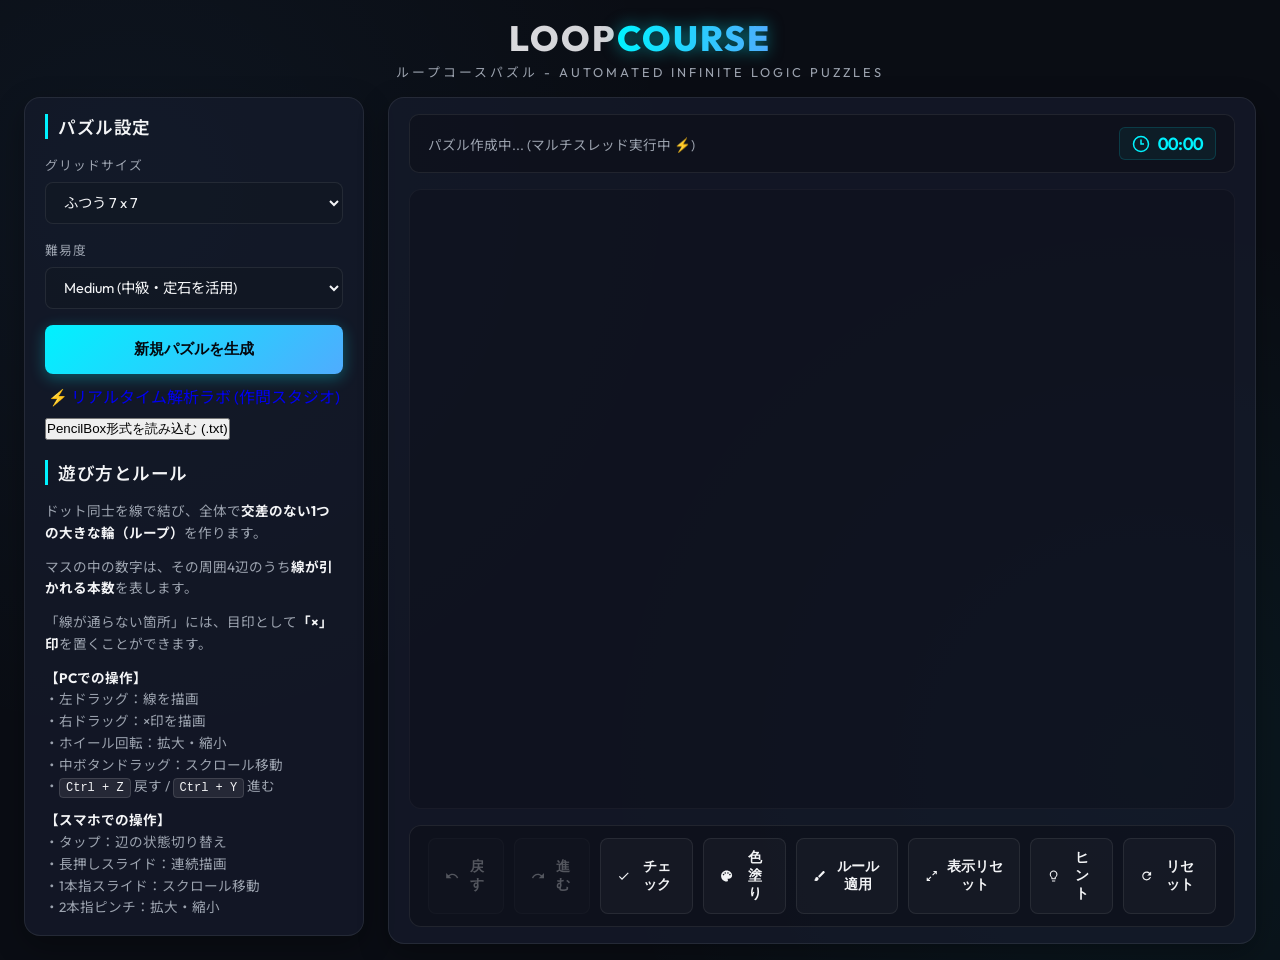
<file: docs/index.html>
<!DOCTYPE html>
<html lang="ja">

<head>
  <meta charset="UTF-8">
  <meta name="viewport"
    content="width=device-width, initial-scale=1.0, maximum-scale=1.0, user-scalable=no, viewport-fit=cover">
  <title>ループコースパズル - 極上のネオン・ループパズル</title>
  <meta name="description" content="無限に問題自動生成ができる、美しくスタイリッシュなループコースパズルゲーム。モバイル・PC両対応で快適に遊べます。">
  <link rel="preconnect" href="https://fonts.googleapis.com">
  <link rel="preconnect" href="https://fonts.gstatic.com" crossorigin>
  <link
    href="https://fonts.googleapis.com/css2?family=Outfit:wght@300;400;600;800&family=Noto+Sans+JP:wght@300;400;700&display=swap"
    rel="stylesheet">
  <link rel="stylesheet" href="style.css?v=20260614_v30">
</head>

<body>
  <div class="app-container">
    <header class="app-header">
      <h1 class="brand-title">LOOP<span class="neon-text">COURSE</span></h1>
      <p class="brand-subtitle">ループコースパズル - Automated Infinite Logic Puzzles</p>
    </header>

    <main class="game-layout">
      <!-- Left Column: Settings and Controls -->
      <section class="control-panel">
        <div class="panel-section">
          <h2>パズル設定</h2>
          <div class="control-group">
            <label for="select-size">グリッドサイズ</label>
            <select id="select-size">
              <option value="5x5">かんたん 5 x 5</option>
              <option value="7x7" selected>ふつう 7 x 7</option>
              <option value="10x10">じっくり 10 x 10</option>
              <option value="15x15">極大盤面 15 x 15</option>
              <option value="20x20">巨大 20 x 20</option>
              <option value="30x30">超巨大 30 x 30</option>
              <option value="40x40">銀河 40 x 40</option>
              <option value="14x7">横長・大 14 x 7</option>
              <option value="20x10">横長・特大 20 x 10</option>
              <option value="30x15">横長・巨大 30 x 15</option>
              <option value="40x20">横長・銀河 40 x 20</option>
            </select>
          </div>

          <div class="control-group">
            <label for="select-difficulty">難易度</label>
            <select id="select-difficulty">
              <option value="Easy">Easy (入門・サクサク解ける)</option>
              <option value="Medium" selected>Medium (中級・定石を活用)</option>
              <option value="Hard">Hard (上級・純粋論理の極致)</option>
              <option value="Master">Master (究極・最高難易度)</option>
            </select>
          </div>

          <button id="btn-new-game" class="primary-btn ripple">新規パズルを生成</button>
          <a href="lab.html" class="secondary-btn ripple" style="margin-top: 10px; text-decoration: none; display: inline-flex; align-items: center; justify-content: center; width: 100%;">⚡ リアルタイム解析ラボ (作問スタジオ)</a>
          <button id="btn-load-file" class="secondary-btn ripple" style="margin-top: 10px;">PencilBox形式を読み込む
            (.txt)</button>
          <input type="file" id="file-input" style="display: none;" accept=".txt">
        </div>

        <div class="panel-section help-section">
          <h2>遊び方とルール</h2>
          <ul>
            <li>ドット同士を線で結び、全体で<strong>交差のない1つの大きな輪（ループ）</strong>を作ります。</li>
            <li>マスの中の数字は、その周囲4辺のうち<strong>線が引かれる本数</strong>を表します。</li>
            <li>「線が通らない箇所」には、目印として<strong>「×」印</strong>を置くことができます。</li>
            <li>
              <strong>【PCでの操作】</strong><br>
              ・左ドラッグ：線を描画<br>
              ・右ドラッグ：×印を描画<br>
              ・ホイール回転：拡大・縮小<br>
              ・中ボタンドラッグ：スクロール移動<br>
              ・<span class="shortcut-badge">Ctrl + Z</span> 戻す / <span class="shortcut-badge">Ctrl + Y</span> 進む
            </li>
            <li>
              <strong>【スマホでの操作】</strong><br>
              ・タップ：辺の状態切り替え<br>
              ・長押しスライド：連続描画<br>
              ・1本指スライド：スクロール移動<br>
              ・2本指ピンチ：拡大・縮小
            </li>
          </ul>
        </div>
      </section>

      <!-- Right Column: Game Area -->
      <section class="board-area">
        <div class="game-hud">
          <div id="status-bar" class="hud-item status-item">
            <span id="status-text">ゲームを開始しています...</span>
          </div>
          <div class="hud-item timer-item">
            <svg class="icon-timer" viewBox="0 0 24 24" width="18" height="18">
              <circle cx="12" cy="12" r="10" stroke="currentColor" stroke-width="2" fill="none" />
              <polyline points="12,6 12,12 16,12" stroke="currentColor" stroke-width="2" fill="none" />
            </svg>
            <span id="timer-value">00:00</span>
          </div>
        </div>

        <!-- The Interactive SVG Board -->
        <div class="svg-container">
          <svg id="game-svg" xmlns="http://www.w3.org/2000/svg"></svg>
        </div>

        <!-- Toolbar for active modes -->
        <div class="action-toolbar">
          <div class="history-group">
            <button id="btn-undo" class="action-btn ripple" title="元に戻す (Ctrl + Z)" disabled>
              <svg viewBox="0 0 24 24" width="20" height="20">
                <path
                  d="M12.5 8c-2.65 0-5.05.99-6.9 2.6L2 7v9h9l-3.62-3.62c1.39-1.16 3.16-1.88 5.12-1.88 3.54 0 6.55 2.31 7.6 5.5l2.37-.78C21.08 11.03 17.15 8 12.5 8z"
                  fill="currentColor" />
              </svg>
              <span>戻す</span>
            </button>
            <button id="btn-redo" class="action-btn ripple" title="やり直す (Ctrl + Y)" disabled>
              <svg viewBox="0 0 24 24" width="20" height="20">
                <path
                  d="M18.4 10.6C16.55 8.99 14.15 8 11.5 8c-4.65 0-8.58 3.03-9.96 7.22L3.9 16c1.05-3.19 4.05-5.5 7.6-5.5 1.95 0 3.73.72 5.12 1.88L13 16h9V7l-3.6 3.6z"
                  fill="currentColor" />
              </svg>
              <span>進む</span>
            </button>
            <button id="btn-check" class="action-btn ripple" title="現在の入力の間違いを判定">
              <svg viewBox="0 0 24 24" width="20" height="20">
                <path d="M9 16.17L4.83 12l-1.42 1.41L9 19 21 7l-1.41-1.41z" fill="currentColor"/>
              </svg>
              <span>チェック</span>
            </button>
            <button id="btn-autocolor" class="action-btn ripple" title="自動色塗り (ループの内側を青く塗る)">
              <svg viewBox="0 0 24 24" width="20" height="20">
                <path
                  d="M12 2C6.49 2 2 6.49 2 12s4.49 10 10 10c1.38 0 2.5-1.12 2.5-2.5 0-.61-.23-1.21-.64-1.67-.08-.1-.13-.21-.13-.33 0-.28.22-.5.5-.5H16c3.31 0 6-2.69 6-6 0-4.96-4.49-9-10-9zm-5.5 9c-.83 0-1.5-.67-1.5-1.5S5.67 8 6.5 8s1.5.67 1.5 1.5S7.33 11 6.5 11zm3-3C8.67 8 8 7.33 8 6.5S8.67 5 9.5 5s1.5.67 1.5 1.5S10.33 8 9.5 8zm5 0c-.83 0-1.5-.67-1.5-1.5S13.67 5 14.5 5s1.5.67 1.5 1.5S15.33 8 14.5 8zm3.5 3c-.83 0-1.5-.67-1.5-1.5S17.17 8 18 8s1.5.67 1.5 1.5S18.83 11 18 11z"
                  fill="currentColor" />
              </svg>
              <span>色塗り</span>
            </button>
            <button id="btn-apply-rules" class="action-btn ripple" title="静的ルール（基本パターン）を一括適用">
              <svg viewBox="0 0 24 24" width="20" height="20">
                <path d="M7 14c-1.66 0-3 1.34-3 3 0 1.31-1.16 2-2 2 .92 1.22 2.49 2 4 2 2.21 0 4-1.79 4-4 0-1.66-1.34-3-3-3zm13.71-9.37l-1.34-1.34c-.39-.39-1.02-.39-1.41 0L9 12.25 11.75 15l8.96-8.96c.39-.39.39-1.02 0-1.41z" fill="currentColor"/>
              </svg>
              <span>ルール適用</span>
            </button>
            <button id="btn-reset-view" class="action-btn ripple" title="盤面の表示をリセット">
              <svg viewBox="0 0 24 24" width="20" height="20">
                <path
                  d="M15 3h6v6h-2V6.41l-4.79 4.79-1.42-1.42L17.59 5H15V3zM9 21H3v-6h2v2.59l4.79-4.79 1.42 1.42L6.41 19H9v2z"
                  fill="currentColor" />
              </svg>
              <span>表示リセット</span>
            </button>
            <button id="btn-hint" class="action-btn ripple" title="ヒント (1手自動で埋める)">
              <svg viewBox="0 0 24 24" width="20" height="20">
                <path
                  d="M9 21c0 .55.45 1 1 1h4c.55 0 1-.45 1-1v-1H9v1zm3-19C8.14 2 5 5.14 5 9c0 2.38 1.19 4.47 3 5.74V17c0 .55.45 1 1 1h6c.55 0 1-.45 1-1v-2.26c1.81-1.27 3-3.36 3-5.74 0-3.86-3.14-7-7-7zm2.85 11.1l-.85.6V16h-4v-1.3l-.85-.6C7.8 13.1 7 11.1 7 9c0-2.76 2.24-5 5-5s5 2.24 5 5c0 2.1-.8 4.1-2.15 5.1z"
                  fill="currentColor" />
              </svg>
              <span>ヒント</span>
            </button>
            <button id="btn-reset" class="action-btn danger ripple" title="最初からやり直す">
              <svg viewBox="0 0 24 24" width="20" height="20">
                <path
                  d="M17.65 6.35C16.2 4.9 14.21 4 12 4c-4.42 0-7.99 3.58-7.99 8s3.57 8 7.99 8c3.73 0 6.84-2.55 7.73-6h-2.08c-.82 2.33-3.04 4-5.65 4-3.31 0-6-2.69-6-6s2.69-6 6-6c1.66 0 3.14.69 4.22 1.78L13 11h7V4l-2.35 2.35z"
                  fill="currentColor" />
              </svg>
              <span>リセット</span>
            </button>
          </div>
        </div>
      </section>
    </main>

    <!-- Victory Modal Overlay -->
    <div id="victory-modal" class="modal-overlay">
      <div class="modal-content">
        <div class="victory-trophy">🏆</div>
        <h2>完成！お見事です！</h2>
        <p>すべてのヒントとループの整合性が確認されました。</p>

        <div class="result-stats">
          <div class="stat-card">
            <span class="stat-label">経過時間</span>
            <span id="modal-time" class="stat-value">00:00</span>
          </div>
        </div>

        <div style="display: flex; flex-direction: column; gap: 10px; margin-top: 15px; width: 100%;">
          <button id="btn-modal-new-game" class="primary-btn ripple" style="font-size: 1.1rem; padding: 14px;" onclick="window.game.startNewGame()">🎲 ランダム新問題を生成</button>
          <a id="btn-modal-lab" href="lab.html" class="secondary-btn ripple" style="text-decoration: none; display: inline-flex; align-items: center; justify-content: center; width: 100%;">⚡ ラボに戻って編集する</a>
        </div>
      </div>
    </div>
  </div>

  <script src="js/loopcourse.js?v=20260722_v2"></script>
  <script src="js/solver.js?v=20260722_v2"></script>
  <script src="js/hint-solver.js?v=20260722_v2"></script>
  <script src="js/generator.js?v=20260722_v2" defer></script>
  <script src="js/game.js?v=20260722_v2" defer></script>
</body>

</html>
</file>
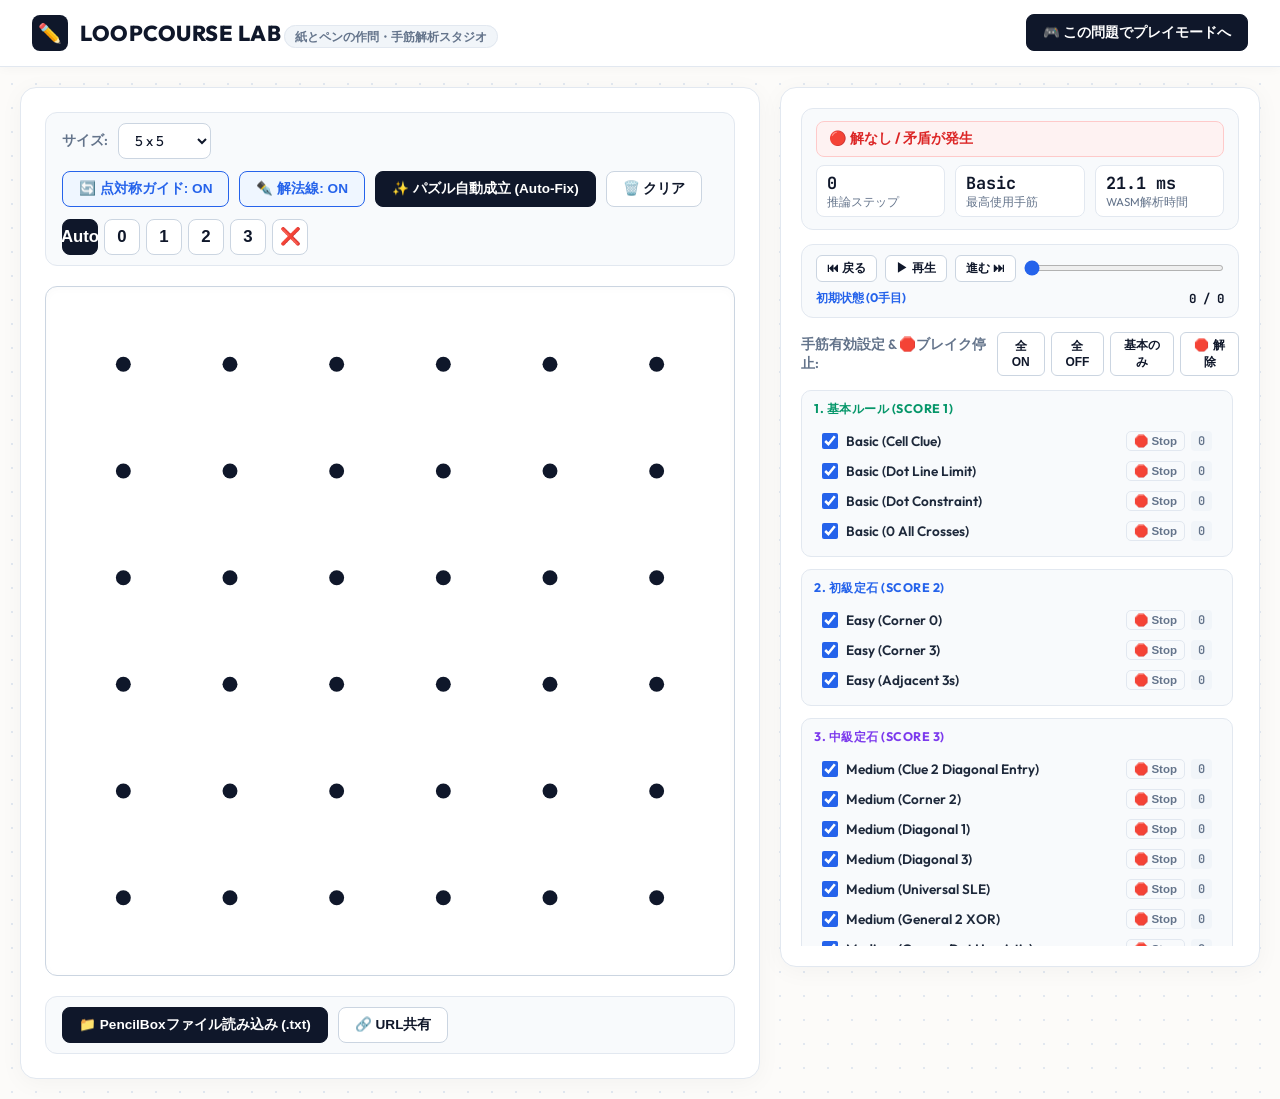
<file: docs/lab.html>
<!DOCTYPE html>
<html lang="ja">
<head>
    <meta charset="UTF-8">
    <meta name="viewport" content="width=device-width, initial-scale=1.0">
    <title>LoopCourse Lab - 手筋解析スタジオ</title>
    <link rel="preconnect" href="https://fonts.googleapis.com">
    <link rel="preconnect" href="https://fonts.gstatic.com" crossorigin>
    <link href="https://fonts.googleapis.com/css2?family=Outfit:wght@400;600;700;800&family=JetBrains+Mono:wght@500;700&family=Shippori+Mincho:wght@600;800&display=swap" rel="stylesheet">
    <style>
        :root {
            --paper-bg: #fcfbf9;
            --paper-card: #ffffff;
            --panel-bg: rgba(255, 255, 255, 0.95);
            --border-color: #e2e8f0;
            --border-strong: #cbd5e1;
            --ink-black: #0f172a;
            --ink-blue: #2563eb;
            --ink-blue-glow: rgba(37, 99, 235, 0.15);
            --pencil-gray: #64748b;
            --pencil-light: #94a3b8;
            --ink-red: #dc2626;
            --accent-amber: #d97706;
            --text-main: #1e293b;
            --text-muted: #64748b;
        }

        * {
            box-sizing: border-box;
            margin: 0;
            padding: 0;
        }

        body {
            background: var(--paper-bg);
            color: var(--text-main);
            font-family: 'Outfit', -apple-system, BlinkMacSystemFont, "Segoe UI", Roboto, sans-serif;
            min-height: 100vh;
            display: flex;
            flex-direction: column;
            overflow-x: hidden;
            background-image: 
                radial-gradient(#e2e8f0 1px, transparent 1px);
            background-size: 24px 24px;
        }

        header {
            background: #ffffff;
            border-bottom: 1px solid var(--border-color);
            padding: 0.9rem 2rem;
            display: flex;
            align-items: center;
            justify-content: space-between;
            position: sticky;
            top: 0;
            z-index: 100;
            box-shadow: 0 2px 10px rgba(0, 0, 0, 0.03);
        }

        .brand {
            display: flex;
            align-items: center;
            gap: 12px;
        }

        .brand-logo {
            width: 36px;
            height: 36px;
            background: var(--ink-black);
            color: #ffffff;
            border-radius: 8px;
            display: flex;
            align-items: center;
            justify-content: center;
            font-size: 1.2rem;
            font-weight: 700;
        }

        .brand-title {
            font-size: 1.35rem;
            font-weight: 800;
            letter-spacing: 0.5px;
            color: var(--ink-black);
        }

        .brand-tag {
            background: #f1f5f9;
            color: var(--pencil-gray);
            font-size: 0.75rem;
            padding: 3px 10px;
            border-radius: 999px;
            border: 1px solid var(--border-color);
            font-weight: 600;
        }

        .header-actions {
            display: flex;
            gap: 10px;
        }

        .app-container {
            display: grid;
            grid-template-columns: 1fr 480px;
            gap: 20px;
            padding: 20px;
            flex: 1;
            max-width: 1800px;
            margin: 0 auto;
            width: 100%;
        }

        @media (max-width: 1100px) {
            .app-container {
                grid-template-columns: 1fr;
            }
        }

        .editor-section {
            background: var(--paper-card);
            border-radius: 16px;
            border: 1px solid var(--border-color);
            padding: 24px;
            display: flex;
            flex-direction: column;
            gap: 20px;
            box-shadow: 0 4px 25px rgba(0, 0, 0, 0.04);
        }

        .controls-toolbar {
            display: flex;
            flex-wrap: wrap;
            align-items: center;
            justify-content: space-between;
            gap: 12px;
            background: #f8fafc;
            padding: 10px 16px;
            border-radius: 12px;
            border: 1px solid var(--border-color);
        }

        .tool-group {
            display: flex;
            align-items: center;
            gap: 10px;
        }

        label {
            font-size: 0.85rem;
            color: var(--text-muted);
            font-weight: 600;
        }

        select, input[type="text"] {
            background: #ffffff;
            border: 1px solid var(--border-strong);
            color: var(--ink-black);
            padding: 7px 12px;
            border-radius: 8px;
            font-family: inherit;
            font-size: 0.9rem;
            outline: none;
            transition: all 0.2s;
        }

        select:focus, input[type="text"]:focus {
            border-color: var(--ink-blue);
            box-shadow: 0 0 0 3px var(--ink-blue-glow);
        }

        .btn {
            background: #ffffff;
            border: 1px solid var(--border-strong);
            color: var(--ink-black);
            padding: 8px 16px;
            border-radius: 8px;
            font-weight: 600;
            font-size: 0.85rem;
            cursor: pointer;
            transition: all 0.2s;
            display: inline-flex;
            align-items: center;
            gap: 6px;
            text-decoration: none;
        }

        .btn:hover {
            background: #f1f5f9;
            border-color: var(--pencil-gray);
            transform: translateY(-1px);
        }

        .btn-accent {
            background: var(--ink-black);
            color: #ffffff;
            border: 1px solid var(--ink-black);
        }

        .btn-accent:hover {
            background: #334155;
            color: #ffffff;
        }

        .toggle-btn {
            background: #ffffff;
            border: 1px solid var(--border-color);
            color: var(--text-muted);
        }

        .toggle-btn.active {
            background: #eff6ff;
            border-color: var(--ink-blue);
            color: var(--ink-blue);
            font-weight: 700;
        }

        .number-palette {
            display: flex;
            gap: 6px;
            align-items: center;
        }

        .num-btn {
            width: 36px;
            height: 36px;
            border-radius: 8px;
            border: 1px solid var(--border-strong);
            background: #ffffff;
            color: var(--ink-black);
            font-size: 1.05rem;
            font-weight: 700;
            cursor: pointer;
            display: flex;
            align-items: center;
            justify-content: center;
            transition: all 0.2s;
        }

        .num-btn:hover, .num-btn.selected {
            background: var(--ink-black);
            color: #ffffff;
            border-color: var(--ink-black);
        }

        .canvas-area {
            flex: 1;
            display: flex;
            align-items: center;
            justify-content: center;
            background: #ffffff;
            border-radius: 12px;
            border: 1.5px solid var(--border-strong);
            padding: 24px;
            min-height: 480px;
            position: relative;
            user-select: none;
            box-shadow: inset 0 2px 8px rgba(0, 0, 0, 0.02);
            transition: border-color 0.2s, background 0.2s;
        }

        .canvas-area.drag-over {
            border-color: var(--ink-blue);
            background: #eff6ff;
        }

        svg#grid-svg {
            max-width: 100%;
            max-height: 650px;
        }

        .cell-rect {
            fill: transparent;
            cursor: pointer;
            transition: fill 0.15s;
        }

        .cell-rect:hover {
            fill: rgba(37, 99, 235, 0.06);
            stroke: rgba(37, 99, 235, 0.2);
            stroke-width: 1;
        }

        .cell-sym-guide {
            fill: rgba(148, 163, 184, 0.08);
            stroke: var(--pencil-light);
            stroke-dasharray: 3 3;
            stroke-width: 1.2;
            rx: 4;
            pointer-events: none;
        }

        .clue-text {
            font-size: 22px;
            font-weight: 800;
            fill: var(--ink-black);
            text-anchor: middle;
            dominant-baseline: central;
            pointer-events: none;
            font-family: 'Outfit', sans-serif;
        }

        .grid-dot {
            fill: var(--ink-black);
        }

        .analyzer-section {
            background: var(--paper-card);
            border-radius: 16px;
            border: 1px solid var(--border-color);
            padding: 20px;
            display: flex;
            flex-direction: column;
            gap: 14px;
            box-shadow: 0 4px 25px rgba(0, 0, 0, 0.04);
            max-height: 880px;
            overflow: hidden;
        }

        .status-card {
            background: #f8fafc;
            border-radius: 12px;
            padding: 12px 14px;
            border: 1px solid var(--border-color);
            display: flex;
            flex-direction: column;
            gap: 8px;
            min-height: 116px;
            justify-content: space-between;
        }

        .status-badge {
            display: flex;
            align-items: center;
            gap: 8px;
            font-size: 0.88rem;
            font-weight: 700;
            padding: 6px 12px;
            border-radius: 8px;
            width: 100%;
            height: 36px;
            box-sizing: border-box;
            overflow: hidden;
            text-overflow: ellipsis;
            white-space: nowrap;
        }

        .status-badge.solvable {
            background: #ecfdf5;
            color: #059669;
            border: 1px solid #a7f3d0;
        }

        .status-badge.ambiguous {
            background: #fffbeb;
            color: #d97706;
            border: 1px solid #fde68a;
        }

        .status-badge.contradiction {
            background: #fef2f2;
            color: #dc2626;
            border: 1px solid #fecaca;
        }

        .status-badge.breakpoint {
            background: #fff1f2;
            color: #e11d48;
            border: 1.5px solid #fda4af;
            box-shadow: 0 0 10px rgba(225, 29, 72, 0.15);
            animation: bpPulse 1.5s infinite alternate;
        }

        @keyframes bpPulse {
            0% { border-color: #fda4af; }
            100% { border-color: #e11d48; }
        }

        /* Step Player Component Card */
        .step-player-card {
            background: #f8fafc;
            border-radius: 12px;
            border: 1px solid var(--border-color);
            padding: 10px 14px;
            display: flex;
            flex-direction: column;
            gap: 8px;
        }

        .step-player-controls {
            display: flex;
            align-items: center;
            gap: 8px;
        }

        .step-player-controls input[type="range"] {
            flex: 1;
            accent-color: var(--ink-blue);
            cursor: pointer;
            height: 6px;
        }

        .step-info-row {
            display: flex;
            align-items: center;
            justify-content: space-between;
            font-size: 0.78rem;
            color: var(--text-muted);
        }

        .step-rule-label {
            font-weight: 700;
            color: var(--ink-blue);
            white-space: nowrap;
            overflow: hidden;
            text-overflow: ellipsis;
            max-width: 270px;
        }

        .metrics-grid {
            display: grid;
            grid-template-columns: repeat(3, 1fr);
            gap: 10px;
        }

        .metric-box {
            background: #ffffff;
            border-radius: 8px;
            padding: 6px 10px;
            border: 1px solid var(--border-color);
        }

        .metric-val {
            font-family: 'JetBrains Mono', monospace;
            font-size: 1.05rem;
            font-weight: 700;
            color: var(--ink-black);
            white-space: nowrap;
            overflow: hidden;
            text-overflow: ellipsis;
        }

        .metric-lbl {
            font-size: 0.72rem;
            color: var(--text-muted);
        }

        .filter-actions {
            display: flex;
            align-items: center;
            justify-content: space-between;
            gap: 8px;
        }

        .btn-xs {
            padding: 4px 10px;
            font-size: 0.75rem;
            border-radius: 6px;
        }

        .rules-container {
            flex: 1;
            overflow-y: auto;
            padding-right: 6px;
            display: flex;
            flex-direction: column;
            gap: 12px;
        }

        .rules-container::-webkit-scrollbar {
            width: 6px;
        }

        .rules-container::-webkit-scrollbar-thumb {
            background: var(--border-strong);
            border-radius: 3px;
        }

        .category-group {
            background: #f8fafc;
            border-radius: 10px;
            border: 1px solid var(--border-color);
            padding: 10px 12px;
        }

        .category-title {
            font-size: 0.78rem;
            font-weight: 700;
            color: var(--pencil-gray);
            text-transform: uppercase;
            letter-spacing: 0.5px;
            margin-bottom: 8px;
        }

        .rule-item {
            display: flex;
            align-items: center;
            justify-content: space-between;
            padding: 5px 8px;
            border-radius: 6px;
            transition: background 0.15s;
            font-size: 0.85rem;
            gap: 8px;
        }

        .rule-item:hover {
            background: #f1f5f9;
        }

        .rule-item.active-hit {
            background: #eff6ff;
            border-left: 3px solid var(--ink-blue);
        }

        .rule-item.active-breakpoint {
            background: #fff1f2;
            border-left: 3px solid #e11d48;
        }

        .rule-checkbox-label {
            display: flex;
            align-items: center;
            gap: 8px;
            cursor: pointer;
            color: var(--text-main);
            user-select: none;
            flex: 1;
        }

        .rule-checkbox-label input[type="checkbox"] {
            accent-color: var(--ink-blue);
            width: 16px;
            height: 16px;
            cursor: pointer;
        }

        .rule-actions {
            display: flex;
            align-items: center;
            gap: 6px;
        }

        .btn-breakpoint {
            background: transparent;
            border: 1px solid var(--border-color);
            color: var(--text-muted);
            padding: 2px 7px;
            border-radius: 5px;
            font-size: 0.72rem;
            font-weight: 600;
            cursor: pointer;
            transition: all 0.15s;
            display: inline-flex;
            align-items: center;
            gap: 3px;
        }

        .btn-breakpoint:hover {
            background: #fee2e2;
            border-color: #ef4444;
            color: #dc2626;
        }

        .btn-breakpoint.active {
            background: #e11d48;
            border-color: #be123c;
            color: #ffffff;
            font-weight: 700;
            box-shadow: 0 0 8px rgba(225, 29, 72, 0.3);
        }

        .btn-breakpoint.next {
            background: #2563eb;
            border-color: #1d4ed8;
            color: #ffffff;
            font-weight: 700;
            box-shadow: 0 0 8px rgba(37, 99, 235, 0.3);
        }

        .hit-badge {
            font-family: 'JetBrains Mono', monospace;
            font-size: 0.75rem;
            font-weight: 600;
            padding: 2px 7px;
            border-radius: 4px;
            background: #f1f5f9;
            color: var(--text-muted);
        }

        .hit-badge.has-hits {
            background: var(--ink-blue);
            color: #ffffff;
        }

        /* Highlight animations for Next-Step deductions */
        @keyframes edgePulse {
            0% { stroke-width: 5px; filter: drop-shadow(0 0 3px rgba(225, 29, 72, 0.8)); }
            50% { stroke-width: 8px; filter: drop-shadow(0 0 10px rgba(225, 29, 72, 1)); }
            100% { stroke-width: 5px; filter: drop-shadow(0 0 3px rgba(225, 29, 72, 0.8)); }
        }

        .highlight-edge-line {
            stroke: #e11d48 !important;
            stroke-width: 6px !important;
            stroke-linecap: round;
            animation: edgePulse 1.2s infinite ease-in-out;
        }

        .highlight-cross-bg {
            fill: #ffe4e6;
            animation: crossPulseBg 1.2s infinite ease-in-out;
        }

        @keyframes crossPulseBg {
            0% { r: 6px; opacity: 0.6; }
            50% { r: 12px; opacity: 1; }
            100% { r: 6px; opacity: 0.6; }
        }

        .highlight-cross-mark {
            stroke: #be123c !important;
            stroke-width: 3.5px !important;
        }
    </style>
</head>
<body>

    <header>
        <div class="brand">
            <div class="brand-logo">✏️</div>
            <div>
                <span class="brand-title">LOOPCOURSE LAB</span>
                <span class="brand-tag">紙とペンの作問・手筋解析スタジオ</span>
            </div>
        </div>
        <div class="header-actions">
            <a id="btn-play-mode" href="index.html" class="btn btn-accent">🎮 この問題でプレイモードへ</a>
        </div>
    </header>

    <div class="app-container">
        <!-- Left Side: Interactive Editor Canvas -->
        <div class="editor-section">
            <div class="controls-toolbar">
                <div class="tool-group">
                    <label for="select-size">サイズ:</label>
                    <select id="select-size">
                        <option value="5x5" selected>5 x 5</option>
                        <option value="7x7">7 x 7</option>
                        <option value="10x10">10 x 10</option>
                        <option value="15x15">15 x 15</option>
                        <option value="20x20">20 x 20</option>
                    </select>
                </div>

                <div class="tool-group">
                    <button id="btn-sym" class="btn toggle-btn active" title="180度点対称の配置枠ガイドを表示">
                        🔄 点対称ガイド: ON
                    </button>
                    <button id="btn-show-solution" class="btn toggle-btn active" title="ソルバー確定線の描画切替">
                        ✒️ 解法線: ON
                    </button>
                    <button id="btn-auto-fix" class="btn btn-accent" title="現在の配置枠をベースに、数字の値を高速自動調整して一意解の成立するパズルに変換">
                        ✨ パズル自動成立 (Auto-Fix)
                    </button>
                    <button id="btn-clear" class="btn" title="盤面をクリア">🗑️ クリア</button>
                </div>

                <!-- Number Palette -->
                <div class="number-palette">
                    <button class="num-btn selected" data-val="toggle">Auto</button>
                    <button class="num-btn" data-val="0">0</button>
                    <button class="num-btn" data-val="1">1</button>
                    <button class="num-btn" data-val="2">2</button>
                    <button class="num-btn" data-val="3">3</button>
                    <button class="num-btn" data-val="-1">❌</button>
                </div>
            </div>

            <!-- Canvas Area (Supports Drag & Drop) -->
            <div class="canvas-area" id="canvas-area" title="カーソル下のセルにキーボード[0..3]入力可能 / 右クリックで消去">
                <svg id="grid-svg" viewBox="0 0 400 400"></svg>
            </div>

            <!-- Export & Import Toolbar -->
            <div class="controls-toolbar">
                <div class="tool-group">
                    <button id="btn-load-file" class="btn btn-accent">📁 PencilBoxファイル読み込み (.txt)</button>
                    <input type="file" id="file-input" accept=".txt,.pbox" style="display: none;">
                    <button id="btn-copy-url" class="btn">🔗 URL共有</button>
                </div>
            </div>
        </div>

        <!-- Right Side: Real-time Analyzer & Rule Filter Panel -->
        <div class="analyzer-section">
            <!-- Overall Status Card -->
            <div class="status-card">
                <div id="status-badge" class="status-badge solvable">
                    🟢 許可手筋のみで完全解法可能
                </div>

                <div class="metrics-grid">
                    <div class="metric-box">
                        <div id="val-steps" class="metric-val">0</div>
                        <div class="metric-lbl">推論ステップ</div>
                    </div>
                    <div class="metric-box">
                        <div id="val-max-score" class="metric-val">Score 0</div>
                        <div class="metric-lbl">最高使用手筋</div>
                    </div>
                    <div class="metric-box">
                        <div id="val-time" class="metric-val">0 ms</div>
                        <div class="metric-lbl">WASM解析時間</div>
                    </div>
                </div>
            </div>

            <!-- Step Player Component Card -->
            <div class="step-player-card">
                <div class="step-player-controls">
                    <button id="btn-step-prev" class="btn btn-xs" title="1手戻る">⏮ 戻る</button>
                    <button id="btn-step-play" class="btn btn-xs" title="自動再生 / 一時停止">▶ 再生</button>
                    <button id="btn-step-next" class="btn btn-xs" title="1手進む">進む ⏭</button>
                    <input type="range" id="step-slider" min="0" max="0" value="0">
                </div>
                <div class="step-info-row">
                    <span id="step-rule-label" class="step-rule-label">完解状態 (全手目)</span>
                    <span id="val-step-progress" style="font-family: 'JetBrains Mono'; font-weight:700; color: var(--ink-black);">0 / 0</span>
                </div>
            </div>

            <!-- Filter Preset Actions -->
            <div class="filter-actions">
                <label>手筋有効設定 & 🛑ブレイク停止:</label>
                <div style="display:flex; gap:6px;">
                    <button id="btn-all-on" class="btn btn-xs">全ON</button>
                    <button id="btn-all-off" class="btn btn-xs">全OFF</button>
                    <button id="btn-basic-only" class="btn btn-xs">基本のみ</button>
                    <button id="btn-clear-bp" class="btn btn-xs" title="すべてのブレイクポイントを解除">🛑 解除</button>
                </div>
            </div>

            <!-- Rules Tree List -->
            <div class="rules-container" id="rules-tree"></div>
        </div>
    </div>

    <!-- Load WASM with Cache Buster -->
    <script src="js/loopcourse.js?v=20260802_v3"></script>
    <script>
        const RULE_GROUPS = [
            {
                title: "1. 基本ルール (Score 1)",
                color: "#059669",
                rules: [
                    { id: 101, name: "Basic (Cell Clue)" },
                    { id: 102, name: "Basic (Dot Line Limit)" },
                    { id: 103, name: "Basic (Dot Constraint)" },
                    { id: 104, name: "Basic (0 All Crosses)" }
                ]
            },
            {
                title: "2. 初級定石 (Score 2)",
                color: "#2563eb",
                rules: [
                    { id: 111, name: "Easy (Corner 0)" },
                    { id: 112, name: "Easy (Corner 3)" },
                    { id: 113, name: "Easy (Adjacent 3s)" }
                ]
            },
            {
                title: "3. 中級定石 (Score 3)",
                color: "#7c3aed",
                rules: [
                    { id: 115, name: "Medium (Clue 2 Diagonal Entry)" },
                    { id: 121, name: "Medium (Corner 2)" },
                    { id: 122, name: "Medium (Diagonal 1)" },
                    { id: 123, name: "Medium (Diagonal 3)" },
                    { id: 124, name: "Medium (Universal SLE)" },
                    { id: 125, name: "Medium (General 2 XOR)" },
                    { id: 126, name: "Medium (Corner Dot Heuristic)" }
                ]
            },
            {
                title: "4. 上級定石 (Score 4)",
                color: "#d97706",
                rules: [
                    { id: 131, name: "Hard (Corner 3 Ext)" },
                    { id: 132, name: "Corner 2 Pair" },
                    { id: 133, name: "Advanced 2" },
                    { id: 134, name: "Line entering 3" },
                    { id: 135, name: "Line entering 1" },
                    { id: 136, name: "Clue 2 Early SLE" },
                    { id: 137, name: "Hard (2 and 3 Diagonal)" },
                    { id: 138, name: "Dot Border Theorem" },
                    { id: 140, name: "Diag 2-3 Outer X/Line" }
                ]
            },
            {
                title: "5. 大域・広域手筋 (Score 5-7)",
                color: "#db2777",
                rules: [
                    { id: 141, name: "Global (Early Closed Loop)" },
                    { id: 142, name: "Global (Jordan Curve)" },
                    { id: 143, name: "Virtual Path Loop Prevention" },
                    { id: 144, name: "Inside/Outside Coloring" },
                    { id: 145, name: "Corridor Method" },
                    { id: 153, name: "Global (Loop Sim-Lookahead)" }
                ]
            },
            {
                title: "6. 究極・パリティ (Score 8)",
                color: "#dc2626",
                rules: [
                    { id: 154, name: "Extreme (Contradiction Sim)" },
                    { id: 161, name: "Extreme (LUT Deduction)" }
                ]
            },
            {
                title: "7. 代数・限界突破 (Score 9-10)",
                color: "#9333ea",
                rules: [
                    { id: 151, name: "Global (GF2 Parity)" },
                    { id: 152, name: "Global (Bridge Connectivity)" },
                    { id: 155, name: "Global (Full Sim-Lookahead)" },
                    { id: 200, name: "Lookahead (Depth)" }
                ]
            }
        ];

        let WASM = null;
        let rows = 5, cols = 5;
        let clues = [];
        let ruleEnabled = {};
        let breakpointRuleId = null;
        let breakpointHitIndices = [];
        let breakpointOccurrenceIndex = 0;

        let isSymmetric = true;
        let showSolution = true;
        let activeNum = "toggle";
        let hoveredCell = null;

        // Player & Highlight State
        let currentEdgeStates = [];
        let highlightedEdgeIndices = new Set();
        let activeBreakpointRuleName = "";
        let activeStep = null; // null = default to 100% full solved state!
        let isPlaying = false;
        let playTimer = null;

        RULE_GROUPS.forEach(g => {
            g.rules.forEach(r => {
                ruleEnabled[r.id] = true;
            });
        });

        function savePuzzleToStorage() {
            try {
                localStorage.setItem('lab_custom_puzzle', JSON.stringify({
                    rows: rows,
                    cols: cols,
                    clues: clues,
                    time: Date.now()
                }));
            } catch(e) {}
        }

        function restorePuzzleFromStorage() {
            try {
                const urlParams = new URLSearchParams(window.location.search);
                const pParam = urlParams.get('p');
                if (pParam && pParam.includes('_')) {
                    const [dim, str] = pParam.split('_');
                    const [c, r] = dim.split('x').map(Number);
                    if (r && c && str && str.length >= r * c) {
                        rows = r;
                        cols = c;
                        clues = [];
                        for (let i = 0; i < r * c; i++) {
                            const char = str[i];
                            clues.push((char === '.' || char === '-') ? -1 : parseInt(char, 10));
                        }
                        savePuzzleToStorage();
                        return true;
                    }
                }

                const stored = localStorage.getItem('lab_custom_puzzle');
                if (stored) {
                    const data = JSON.parse(stored);
                    if (data && data.rows && data.cols && Array.isArray(data.clues)) {
                        rows = data.rows;
                        cols = data.cols;
                        clues = data.clues;
                        return true;
                    }
                }
            } catch(e) {}
            return false;
        }

        createLoopCourseModule().then(Module => {
            WASM = {
                HEAP8: Module.HEAP8,
                HEAP32: Module.HEAP32,
                init_grid: Module.cwrap('init_grid', null, ['number', 'number']),
                get_clues_ptr: Module.cwrap('get_clues_ptr', 'number', []),
                get_edge_states_ptr: Module.cwrap('get_edge_states_ptr', 'number', []),
                analyze_puzzle: Module.cwrap('analyze_puzzle', 'number', ['string']),
                get_ac3_rule_hit_count: Module.cwrap('get_ac3_rule_hit_count', 'number', ['number']),
                reset_ac3_rule_times: Module.cwrap('reset_ac3_rule_times', null, []),
                get_deduction_log_count: Module.cwrap('get_deduction_log_count', 'number', []),
                get_deduction_logs_ptr: Module.cwrap('get_deduction_logs_ptr', 'number', []),
                set_rule_enabled: Module.cwrap('set_rule_enabled', null, ['number', 'boolean']),
                set_all_rules_enabled: Module.cwrap('set_all_rules_enabled', null, ['boolean']),
                set_breakpoint_rule_id: Module.cwrap('set_breakpoint_rule_id', null, ['number']),
                is_breakpoint_triggered: Module.cwrap('is_breakpoint_triggered', 'number', [])
            };

            WASM.set_all_rules_enabled(true);
            renderRuleTree();
            setupEvents();

            if (restorePuzzleFromStorage()) {
                const restoredClues = [...clues];
                resetGrid(rows, cols, true); // Skip analyze in resetGrid during restore
                clues = restoredClues;
                savePuzzleToStorage();
                renderSVGGrid();
                activeStep = null;
                analyzeRealtime();
            } else {
                resetGrid(5, 5);
            }
        }).catch(err => {
            console.error("WASM Module Load Error:", err);
            const badge = document.getElementById('status-badge');
            if (badge) {
                badge.className = "status-badge contradiction";
                badge.textContent = "🔴 WASMモジュールの読み込みに失敗しました。再読み込みしてください。";
            }
        });

        function renderRuleTree() {
            const container = document.getElementById('rules-tree');
            container.innerHTML = '';

            RULE_GROUPS.forEach(g => {
                const groupEl = document.createElement('div');
                groupEl.className = 'category-group';

                const titleEl = document.createElement('div');
                titleEl.className = 'category-title';
                titleEl.style.color = g.color;
                titleEl.textContent = g.title;
                groupEl.appendChild(titleEl);

                g.rules.forEach(r => {
                    const itemEl = document.createElement('div');
                    itemEl.className = 'rule-item' + (breakpointRuleId === r.id ? ' active-breakpoint' : '');
                    itemEl.id = 'rule-item-' + r.id;

                    itemEl.innerHTML = '<label class="rule-checkbox-label">' +
                        '<input type="checkbox" id="chk-rule-' + r.id + '" ' + (ruleEnabled[r.id] ? 'checked' : '') + '>' +
                        '<span>' + r.name + '</span>' +
                        '</label>' +
                        '<div class="rule-actions">' +
                        '<button id="btn-bp-' + r.id + '" class="btn-breakpoint" title="この手筋が使用された箇所へジャンプ/連投">🛑 Stop</button>' +
                        '<span id="hit-badge-' + r.id + '" class="hit-badge" title="このパズルを解くのに使われた回数">0</span>' +
                        '</div>';

                    groupEl.appendChild(itemEl);
                });

                container.appendChild(groupEl);
            });

            RULE_GROUPS.forEach(g => {
                g.rules.forEach(r => {
                    document.getElementById('chk-rule-' + r.id).addEventListener('change', (e) => {
                        ruleEnabled[r.id] = e.target.checked;
                        WASM.set_rule_enabled(r.id, e.target.checked);
                        activeStep = null; // Auto advance to maximum solved step for updated rule configuration!
                        analyzeRealtime();
                    });

                    document.getElementById('btn-bp-' + r.id).addEventListener('click', () => {
                        onBreakpointButtonClick(r.id);
                    });
                });
            });
        }

        function onBreakpointButtonClick(ruleId) {
            if (breakpointRuleId === ruleId) {
                const hitCount = breakpointHitIndices.length;
                if (hitCount === 0) {
                    breakpointRuleId = null;
                    breakpointOccurrenceIndex = 0;
                    activeStep = null;
                } else if (breakpointOccurrenceIndex + 1 < hitCount) {
                    breakpointOccurrenceIndex++;
                    activeStep = breakpointHitIndices[breakpointOccurrenceIndex] + 1;
                } else {
                    breakpointRuleId = null;
                    breakpointOccurrenceIndex = 0;
                    activeStep = null; // Reset to 100% full solved state!
                }
            } else {
                breakpointRuleId = ruleId;
                breakpointOccurrenceIndex = 0;
                activeStep = null; // Auto-sync to first hit index in analyzeRealtime
            }
            renderRuleTree();
            analyzeRealtime();
        }

        function updateBreakpointButtonLabels() {
            RULE_GROUPS.forEach(g => {
                g.rules.forEach(r => {
                    const btn = document.getElementById('btn-bp-' + r.id);
                    if (!btn) return;

                    if (breakpointRuleId === r.id) {
                        const hitCount = breakpointHitIndices.length;
                        if (hitCount > 1) {
                            if (breakpointOccurrenceIndex + 1 < hitCount) {
                                btn.className = 'btn-breakpoint next';
                                btn.textContent = '⏭ Next (' + (breakpointOccurrenceIndex + 1) + '/' + hitCount + ')';
                            } else {
                                btn.className = 'btn-breakpoint active';
                                btn.textContent = '🛑 解除 (' + hitCount + '/' + hitCount + ')';
                            }
                        } else if (hitCount === 1) {
                            btn.className = 'btn-breakpoint active';
                            btn.textContent = '🛑 解除';
                        } else {
                            btn.className = 'btn-breakpoint active';
                            btn.textContent = '🛑 解除 (0)';
                        }
                    } else {
                        btn.className = 'btn-breakpoint';
                        btn.textContent = '🛑 Stop';
                    }
                });
            });
        }

        function resetGrid(r, c, skipAnalyze = false) {
            rows = r;
            cols = c;
            clues = new Array(rows * cols).fill(-1);
            activeStep = null;
            breakpointRuleId = null;
            breakpointHitIndices = [];
            breakpointOccurrenceIndex = 0;
            
            const selectEl = document.getElementById('select-size');
            const targetVal = c + 'x' + r;
            let hasOption = false;
            for (let opt of selectEl.options) {
                if (opt.value === targetVal) { hasOption = true; break; }
            }
            if (!hasOption) {
                const newOpt = document.createElement('option');
                newOpt.value = targetVal;
                newOpt.textContent = c + ' x ' + r;
                selectEl.appendChild(newOpt);
            }
            selectEl.value = targetVal;

            savePuzzleToStorage();
            renderSVGGrid();
            if (!skipAnalyze) {
                analyzeRealtime();
            }
        }

        function parsePencilBox(text) {
            const lines = text.trim().split('\n').map(l => l.trim()).filter(l => l.length > 0);
            if (lines.length < 3) return null;

            const r = parseInt(lines[0], 10);
            const c = parseInt(lines[1], 10);
            if (isNaN(r) || isNaN(c) || r <= 0 || c <= 0) return null;

            const parsedClues = [];
            for (let i = 2; i < 2 + r; i++) {
                if (!lines[i]) break;
                const tokens = lines[i].split(/\s+/);
                for (let j = 0; j < c; j++) {
                    const tok = tokens[j];
                    if (!tok || tok === '.' || tok === '-' || tok === '?') {
                        parsedClues.push(-1);
                    } else {
                        const val = parseInt(tok, 10);
                        parsedClues.push(isNaN(val) ? -1 : val);
                    }
                }
            }
            return { rows: r, cols: c, clues: parsedClues };
        }

        function loadPencilBoxText(text) {
            const data = parsePencilBox(text);
            if (!data) {
                alert("PencilBoxファイルの形式が正しくありません。");
                return;
            }
            rows = data.rows;
            cols = data.cols;
            clues = data.clues;
            activeStep = null;
            breakpointRuleId = null;

            resetGrid(rows, cols, true);
            for (let i = 0; i < clues.length; i++) clues[i] = data.clues[i];

            savePuzzleToStorage();
            renderSVGGrid();
            activeStep = null;
            analyzeRealtime();
        }

        function renderSVGGrid() {
            const svg = document.getElementById('grid-svg');
            svg.innerHTML = '';

            const cellSize = 40;
            const padding = 20;
            const width = cols * cellSize + padding * 2;
            const height = rows * cellSize + padding * 2;
            svg.setAttribute('viewBox', '0 0 ' + width + ' ' + height);

            const edgesGroup = document.createElementNS('http://www.w3.org/2000/svg', 'g');
            edgesGroup.id = 'solution-edges-group';
            svg.appendChild(edgesGroup);

            const requiredSymCells = new Set();
            if (isSymmetric) {
                for (let r = 0; r < rows; r++) {
                    for (let c = 0; c < cols; c++) {
                        const idx = r * cols + c;
                        if (clues[idx] !== -1) {
                            const symR = rows - 1 - r;
                            const symC = cols - 1 - c;
                            const symIdx = symR * cols + symC;
                            if (clues[symIdx] === -1) {
                                requiredSymCells.add(symIdx);
                            }
                        }
                    }
                }
            }

            for (let r = 0; r < rows; r++) {
                for (let c = 0; c < cols; c++) {
                    const idx = r * cols + c;
                    const x = padding + c * cellSize;
                    const y = padding + r * cellSize;

                    const rect = document.createElementNS('http://www.w3.org/2000/svg', 'rect');
                    rect.setAttribute('x', x);
                    rect.setAttribute('y', y);
                    rect.setAttribute('width', cellSize);
                    rect.setAttribute('height', cellSize);
                    rect.setAttribute('class', 'cell-rect');
                    
                    rect.addEventListener('mouseenter', () => { hoveredCell = { r, c }; });
                    rect.addEventListener('mouseleave', () => { if (hoveredCell && hoveredCell.r === r && hoveredCell.c === c) hoveredCell = null; });
                    
                    rect.addEventListener('click', (e) => {
                        e.preventDefault();
                        onCellClick(r, c);
                    });

                    rect.addEventListener('contextmenu', (e) => {
                        e.preventDefault();
                        clues[r * cols + c] = -1;
                        activeStep = null;
                        savePuzzleToStorage();
                        renderSVGGrid();
                        analyzeRealtime();
                    });

                    svg.appendChild(rect);

                    if (requiredSymCells.has(idx)) {
                        const guideRect = document.createElementNS('http://www.w3.org/2000/svg', 'rect');
                        guideRect.setAttribute('x', x + 3);
                        guideRect.setAttribute('y', y + 3);
                        guideRect.setAttribute('width', cellSize - 6);
                        guideRect.setAttribute('height', cellSize - 6);
                        guideRect.setAttribute('class', 'cell-sym-guide');
                        svg.appendChild(guideRect);

                        const guideTxt = document.createElementNS('http://www.w3.org/2000/svg', 'text');
                        guideTxt.setAttribute('x', x + cellSize / 2);
                        guideTxt.setAttribute('y', y + cellSize / 2);
                        guideTxt.setAttribute('class', 'clue-text');
                        guideTxt.setAttribute('style', 'fill: #94a3b8; opacity: 0.6; font-size: 14px;');
                        guideTxt.textContent = '·';
                        svg.appendChild(guideTxt);
                    }

                    if (clues[idx] !== -1) {
                        const txt = document.createElementNS('http://www.w3.org/2000/svg', 'text');
                        txt.setAttribute('x', x + cellSize / 2);
                        txt.setAttribute('y', y + cellSize / 2);
                        txt.setAttribute('class', 'clue-text');
                        txt.textContent = clues[idx];
                        svg.appendChild(txt);
                    }
                }
            }

            for (let r = 0; r <= rows; r++) {
                for (let c = 0; c <= cols; c++) {
                    const x = padding + c * cellSize;
                    const y = padding + r * cellSize;
                    const dot = document.createElementNS('http://www.w3.org/2000/svg', 'circle');
                    dot.setAttribute('cx', x);
                    dot.setAttribute('cy', y);
                    dot.setAttribute('r', 2.8);
                    dot.setAttribute('class', 'grid-dot');
                    svg.appendChild(dot);
                }
            }
        }

        function onCellClick(r, c) {
            const idx = r * cols + c;
            let val;

            if (activeNum === "toggle") {
                if (clues[idx] === -1) {
                    val = 0;
                } else if (clues[idx] === 3) {
                    val = -1;
                } else {
                    val = clues[idx] + 1;
                }
            } else {
                val = parseInt(activeNum, 10);
            }

            clues[idx] = val;
            activeStep = null; // Always default to 100% full solved state on cell edit!
            savePuzzleToStorage();

            renderSVGGrid();
            analyzeRealtime();
        }

        function getRuleNameById(id) {
            let name = "Basic";
            RULE_GROUPS.forEach(g => g.rules.forEach(r => {
                if (r.id === id) name = r.name;
            }));
            return name;
        }

        function analyzeRealtime() {
            if (!WASM) return;

            try {
                // Step 1: Run full deduction without WASM breakpoint to get FULL TOTAL STEPS
                WASM.reset_ac3_rule_times();
                WASM.init_grid(rows, cols);
                const cluesPtr = WASM.get_clues_ptr();

                for (let i = 0; i < rows * cols; i++) {
                    WASM.HEAP8[cluesPtr + i] = clues[i];
                }

                RULE_GROUPS.forEach(g => {
                    g.rules.forEach(r => {
                        WASM.set_rule_enabled(r.id, ruleEnabled[r.id]);
                    });
                });

                WASM.set_breakpoint_rule_id(-1);

                const tStart = performance.now();
                const res = WASM.analyze_puzzle("Master");
                const tEnd = performance.now();
                const duration = (tEnd - tStart).toFixed(1);
                const totalSteps = WASM.get_deduction_log_count();

                const logsPtr = WASM.get_deduction_logs_ptr();
                const numTotalEdges = (rows + 1) * cols + rows * (cols + 1);

                // Collect ALL occurrence indices for breakpointRuleId
                breakpointHitIndices = [];
                if (breakpointRuleId !== null) {
                    let inBatch = false;
                    for (let i = 0; i < totalSteps; i++) {
                        const rId = WASM.HEAP32[(logsPtr + i * 16 + 4) >> 2];
                        if (rId === breakpointRuleId) {
                            if (!inBatch) {
                                breakpointHitIndices.push(i);
                                inBatch = true;
                            }
                        } else {
                            inBatch = false;
                        }
                    }
                }

                const hitCount = breakpointHitIndices.length;
                const triggeredBreakpoint = (breakpointRuleId !== null && hitCount > 0);

                // Update Slider Bounds
                const slider = document.getElementById('step-slider');
                slider.max = totalSteps;

                // Default to 100% full solved state unless a breakpoint was just selected!
                if (triggeredBreakpoint && activeStep === null) {
                    if (breakpointOccurrenceIndex >= hitCount) {
                        breakpointOccurrenceIndex = 0;
                    }
                    activeStep = breakpointHitIndices[breakpointOccurrenceIndex] + 1;
                } else if (activeStep === null || activeStep > totalSteps) {
                    activeStep = totalSteps; // DEFAULT: 100% FULL SOLVED STATE!
                }

                slider.value = activeStep;
                document.getElementById('val-step-progress').textContent = activeStep + ' / ' + totalSteps;

                // Update Dynamic Breakpoint Button Labels (Stop / Next (X/Y) / Clear)
                updateBreakpointButtonLabels();

                // Reconstruct edge states & highlights for current activeStep
                highlightedEdgeIndices.clear();
                currentEdgeStates = new Array(numTotalEdges).fill(0);
                activeBreakpointRuleName = "";

                if (triggeredBreakpoint) {
                    RULE_GROUPS.forEach(g => g.rules.forEach(r => {
                        if (r.id === breakpointRuleId) activeBreakpointRuleName = r.name;
                    }));
                }

                // GUARANTEED 100% SOLVED DISPLAY WHEN NO BREAKPOINT OR VIEWING MAX STEP!
                if (!triggeredBreakpoint && activeStep === totalSteps) {
                    const fullEdgePtr = WASM.get_edge_states_ptr();
                    for (let e = 0; e < currentEdgeStates.length; e++) {
                        currentEdgeStates[e] = WASM.HEAP8[fullEdgePtr + e];
                    }
                    document.getElementById('step-rule-label').textContent = totalSteps > 0 ? "完解状態 (全 " + totalSteps + " 手目)" : "初期状態 (0手目)";
                } else if (activeStep === 0) {
                    document.getElementById('step-rule-label').textContent = "開始状態 (0手目)";
                } else if (activeStep > 0 && activeStep <= totalSteps) {
                    // Replay deduction logs up to activeStep
                    for (let i = 0; i < activeStep; i++) {
                        const eIdx = WASM.HEAP32[(logsPtr + i * 16) >> 2];
                        const st = WASM.HEAP32[(logsPtr + i * 16 + 12) >> 2];
                        if (eIdx >= 0 && eIdx < numTotalEdges) {
                            currentEdgeStates[eIdx] = st;
                        }
                    }

                    const lastIdx = activeStep - 1;
                    const lastEIdx = WASM.HEAP32[(logsPtr + lastIdx * 16) >> 2];
                    const lastRId = WASM.HEAP32[(logsPtr + lastIdx * 16 + 4) >> 2];

                    // If currently viewing the breakpoint step, highlight all edges deduced in its batch!
                    if (triggeredBreakpoint && lastRId === breakpointRuleId) {
                        for (let i = lastIdx; i < totalSteps; i++) {
                            const rId = WASM.HEAP32[(logsPtr + i * 16 + 4) >> 2];
                            if (rId === breakpointRuleId) {
                                const eIdx = WASM.HEAP32[(logsPtr + i * 16) >> 2];
                                const st = WASM.HEAP32[(logsPtr + i * 16 + 12) >> 2];
                                if (eIdx >= 0 && eIdx < numTotalEdges) {
                                    currentEdgeStates[eIdx] = st;
                                    highlightedEdgeIndices.add(eIdx);
                                }
                            } else {
                                break;
                            }
                        }
                        document.getElementById('step-rule-label').textContent = '🛑 [' + breakpointRuleId + '] ' + activeBreakpointRuleName + ' (' + (breakpointOccurrenceIndex + 1) + '/' + hitCount + ' 回目)';
                    } else {
                        if (lastEIdx >= 0 && lastEIdx < numTotalEdges) {
                            highlightedEdgeIndices.add(lastEIdx);
                        }
                        document.getElementById('step-rule-label').textContent = '[' + lastRId + '] ' + getRuleNameById(lastRId);
                    }
                }

                const badge = document.getElementById('status-badge');
                if (triggeredBreakpoint) {
                    badge.className = "status-badge breakpoint";
                    badge.title = "🛑 手筋 [" + breakpointRuleId + "] " + activeBreakpointRuleName + " 発動 (" + (breakpointOccurrenceIndex + 1) + "/" + hitCount + " 回目 / 全 " + totalSteps + " 手)";
                    badge.innerHTML = "🛑 手筋 [" + breakpointRuleId + "] 発動 (" + (breakpointOccurrenceIndex + 1) + "/" + hitCount + " 回目 / 全 " + totalSteps + " 手)";
                } else if (res === 1) {
                    badge.className = "status-badge solvable";
                    badge.title = "🟢 許可手筋のみで完全解法可能";
                    badge.innerHTML = "🟢 許可手筋のみで完全解法可能";
                } else if (res === 0) {
                    badge.className = "status-badge ambiguous";
                    badge.title = "🟡 複数解あり / 手筋不足";
                    badge.innerHTML = "🟡 複数解あり / 手筋不足";
                } else {
                    badge.className = "status-badge contradiction";
                    badge.title = "🔴 解なし / 矛盾が発生";
                    badge.innerHTML = "🔴 解なし / 矛盾が発生";
                }

                document.getElementById('val-steps').textContent = totalSteps;
                document.getElementById('val-time').textContent = duration + ' ms';

                let maxRuleId = 0;
                let maxRuleName = "Basic";

                RULE_GROUPS.forEach(g => {
                    g.rules.forEach(r => {
                        const hits = WASM.get_ac3_rule_hit_count(r.id);
                        const badgeEl = document.getElementById('hit-badge-' + r.id);
                        const itemEl = document.getElementById('rule-item-' + r.id);

                        badgeEl.textContent = hits;

                        if (hits > 0) {
                            badgeEl.className = "hit-badge has-hits";
                            itemEl.classList.add('active-hit');
                            if (r.id > maxRuleId) {
                                maxRuleId = r.id;
                                maxRuleName = r.name;
                            }
                        } else {
                            badgeEl.className = "hit-badge";
                            itemEl.classList.remove('active-hit');
                        }
                    });
                });

                document.getElementById('val-max-score').textContent = maxRuleId > 0 ? '[' + maxRuleId + '] ' + maxRuleName : "Basic";
                renderEdgeSolution();
            } catch(err) {
                console.error("Analysis Runtime Exception:", err);
            }
        }

        function renderEdgeSolution() {
            const edgesGroup = document.getElementById('solution-edges-group');
            if (!edgesGroup) return;
            edgesGroup.innerHTML = '';

            if (!showSolution) return;

            const numH = (rows + 1) * cols;
            const cellSize = 40;
            const padding = 20;

            // Draw H Edges
            for (let r = 0; r <= rows; r++) {
                for (let c = 0; c < cols; c++) {
                    const idx = r * cols + c;
                    const state = currentEdgeStates[idx];
                    if (state === 0) continue;

                    const isHighlighted = highlightedEdgeIndices.has(idx);

                    const x1 = padding + c * cellSize;
                    const y1 = padding + r * cellSize;
                    const x2 = x1 + cellSize;
                    const y2 = y1;

                    if (state === 1) {
                        const line = document.createElementNS('http://www.w3.org/2000/svg', 'line');
                        line.setAttribute('x1', x1);
                        line.setAttribute('y1', y1);
                        line.setAttribute('x2', x2);
                        line.setAttribute('y2', y2);
                        
                        if (isHighlighted) {
                            line.setAttribute('class', 'highlight-edge-line');
                        } else {
                            line.setAttribute('stroke', '#2563eb');
                            line.setAttribute('stroke-width', '3.5');
                            line.setAttribute('stroke-linecap', 'round');
                        }
                        edgesGroup.appendChild(line);
                    } else if (state === -1) {
                        const midX = (x1 + x2) / 2;
                        const midY = (y1 + y2) / 2;
                        const size = isHighlighted ? 6 : 3.5;

                        if (isHighlighted) {
                            const bgCircle = document.createElementNS('http://www.w3.org/2000/svg', 'circle');
                            bgCircle.setAttribute('cx', midX);
                            bgCircle.setAttribute('cy', midY);
                            bgCircle.setAttribute('class', 'highlight-cross-bg');
                            edgesGroup.appendChild(bgCircle);
                        }

                        const l1 = document.createElementNS('http://www.w3.org/2000/svg', 'line');
                        l1.setAttribute('x1', midX - size);
                        l1.setAttribute('y1', midY - size);
                        l1.setAttribute('x2', midX + size);
                        l1.setAttribute('y2', midY + size);
                        l1.setAttribute('stroke', isHighlighted ? '#e11d48' : '#dc2626');
                        l1.setAttribute('stroke-width', isHighlighted ? '3.5' : '2');
                        if (isHighlighted) l1.setAttribute('class', 'highlight-cross-mark');
                        edgesGroup.appendChild(l1);

                        const l2 = document.createElementNS('http://www.w3.org/2000/svg', 'line');
                        l2.setAttribute('x1', midX + size);
                        l2.setAttribute('y1', midY - size);
                        l2.setAttribute('x2', midX - size);
                        l2.setAttribute('y2', midY + size);
                        l2.setAttribute('stroke', isHighlighted ? '#e11d48' : '#dc2626');
                        l2.setAttribute('stroke-width', isHighlighted ? '3.5' : '2');
                        if (isHighlighted) l2.setAttribute('class', 'highlight-cross-mark');
                        edgesGroup.appendChild(l2);
                    }
                }
            }

            // Draw V Edges
            for (let r = 0; r < rows; r++) {
                for (let c = 0; c <= cols; c++) {
                    const idx = numH + r * (cols + 1) + c;
                    const state = currentEdgeStates[idx];
                    if (state === 0) continue;

                    const isHighlighted = highlightedEdgeIndices.has(idx);

                    const x1 = padding + c * cellSize;
                    const y1 = padding + r * cellSize;
                    const x2 = x1;
                    const y2 = y1 + cellSize;

                    if (state === 1) {
                        const line = document.createElementNS('http://www.w3.org/2000/svg', 'line');
                        line.setAttribute('x1', x1);
                        line.setAttribute('y1', y1);
                        line.setAttribute('x2', x2);
                        line.setAttribute('y2', y2);

                        if (isHighlighted) {
                            line.setAttribute('class', 'highlight-edge-line');
                        } else {
                            line.setAttribute('stroke', '#2563eb');
                            line.setAttribute('stroke-width', '3.5');
                            line.setAttribute('stroke-linecap', 'round');
                        }
                        edgesGroup.appendChild(line);
                    } else if (state === -1) {
                        const midX = (x1 + x2) / 2;
                        const midY = (y1 + y2) / 2;
                        const size = isHighlighted ? 6 : 3.5;

                        if (isHighlighted) {
                            const bgCircle = document.createElementNS('http://www.w3.org/2000/svg', 'circle');
                            bgCircle.setAttribute('cx', midX);
                            bgCircle.setAttribute('cy', midY);
                            bgCircle.setAttribute('class', 'highlight-cross-bg');
                            edgesGroup.appendChild(bgCircle);
                        }

                        const l1 = document.createElementNS('http://www.w3.org/2000/svg', 'line');
                        l1.setAttribute('x1', midX - size);
                        l1.setAttribute('y1', midY - size);
                        l1.setAttribute('x2', midX + size);
                        l1.setAttribute('y2', midY + size);
                        l1.setAttribute('stroke', isHighlighted ? '#e11d48' : '#dc2626');
                        l1.setAttribute('stroke-width', isHighlighted ? '3.5' : '2');
                        if (isHighlighted) l1.setAttribute('class', 'highlight-cross-mark');
                        edgesGroup.appendChild(l1);

                        const l2 = document.createElementNS('http://www.w3.org/2000/svg', 'line');
                        l2.setAttribute('x1', midX + size);
                        l2.setAttribute('y1', midY - size);
                        l2.setAttribute('x2', midX - size);
                        l2.setAttribute('y2', midY + size);
                        l2.setAttribute('stroke', isHighlighted ? '#e11d48' : '#dc2626');
                        l2.setAttribute('stroke-width', isHighlighted ? '3.5' : '2');
                        if (isHighlighted) l2.setAttribute('class', 'highlight-cross-mark');
                        edgesGroup.appendChild(l2);
                    }
                }
            }
        }

        function toggleAutoPlay() {
            const playBtn = document.getElementById('btn-step-play');
            if (isPlaying) {
                isPlaying = false;
                clearInterval(playTimer);
                playBtn.textContent = '▶ 再生';
                playBtn.classList.remove('btn-accent');
            } else {
                const totalSteps = WASM ? WASM.get_deduction_log_count() : 0;
                if (totalSteps === 0) return;

                if (activeStep >= totalSteps) {
                    activeStep = 0;
                }
                isPlaying = true;
                playBtn.textContent = '⏸ 停止';
                playBtn.classList.add('btn-accent');

                playTimer = setInterval(() => {
                    const steps = WASM ? WASM.get_deduction_log_count() : 0;
                    if (activeStep < steps) {
                        activeStep++;
                        analyzeRealtime();
                    } else {
                        toggleAutoPlay();
                    }
                }, 150);
            }
        }

        function autoFixPuzzle() {
            if (!WASM) return;
            const btn = document.getElementById('btn-auto-fix');
            const origText = btn.textContent;
            btn.textContent = '✨ 探索中...';
            btn.disabled = true;

            setTimeout(() => {
                const totalCells = rows * cols;
                const cluesPtr = WASM.get_clues_ptr();

                let activeIndices = [];
                for (let i = 0; i < totalCells; i++) {
                    if (clues[i] !== -1) activeIndices.push(i);
                }

                const isEmptyBoard = (activeIndices.length === 0);
                let foundSolution = false;
                const possibleVals = [0, 1, 2, 3];

                // Fast local mutation search (up to 350 attempts)
                for (let attempt = 0; attempt < 350; attempt++) {
                    let candidateClues = [...clues];

                    // If empty initial board, generate a completely new random frame per attempt
                    if (isEmptyBoard) {
                        candidateClues.fill(-1);
                        const numClues = Math.max(4, Math.floor(totalCells * (0.2 + Math.random() * 0.15))); // 20%~35% density
                        for (let i = 0; i < numClues; i++) {
                            const r = Math.floor(Math.random() * rows);
                            const c = Math.floor(Math.random() * cols);
                            const idx = r * cols + c;
                            const val = [0, 1, 2, 3][Math.floor(Math.random() * 4)];
                            candidateClues[idx] = val;
                            if (isSymmetric) {
                                const symIdx = (rows - 1 - r) * cols + (cols - 1 - c);
                                candidateClues[symIdx] = val;
                            }
                        }
                    } else {
                        // Mutate 1 ~ 3 random active positions
                        const numMutations = 1 + Math.floor(Math.random() * Math.min(3, activeIndices.length));
                        for (let m = 0; m < numMutations; m++) {
                            const targetIdx = activeIndices[Math.floor(Math.random() * activeIndices.length)];
                            const r = Math.floor(targetIdx / cols);
                            const c = targetIdx % cols;
                            const newVal = possibleVals[Math.floor(Math.random() * possibleVals.length)];

                            candidateClues[targetIdx] = newVal;
                            if (isSymmetric) {
                                const symIdx = (rows - 1 - r) * cols + (cols - 1 - c);
                                candidateClues[symIdx] = newVal;
                            }
                        }
                    }

                    // Test candidateClues in WASM
                    WASM.init_grid(rows, cols);
                    for (let i = 0; i < totalCells; i++) {
                        WASM.HEAP8[cluesPtr + i] = candidateClues[i];
                    }

                    const res = WASM.analyze_puzzle("Master");
                    if (res === 1) { // 1 = Solvable with unique solution!
                        clues = candidateClues;
                        foundSolution = true;
                        break;
                    }
                }

                btn.textContent = origText;
                btn.disabled = false;

                if (foundSolution) {
                    activeStep = null;
                    savePuzzleToStorage();
                    renderSVGGrid();
                    analyzeRealtime();
                } else {
                    alert("✨ 現在の配置の近傍では一意解の組み合わせが見つかりませんでした。\nいくつか数字を減らすか配置を増減して再試行してください。");
                }
            }, 20);
        }

        function setupEvents() {
            window.addEventListener('keydown', (e) => {
                if (!hoveredCell) return;
                const { r, c } = hoveredCell;
                const idx = r * cols + c;

                if (['0', '1', '2', '3'].includes(e.key)) {
                    clues[idx] = parseInt(e.key, 10);
                    activeStep = null;
                    savePuzzleToStorage();
                    renderSVGGrid();
                    analyzeRealtime();
                } else if (['Backspace', 'Delete', 'Escape', 'c', 'x'].includes(e.key)) {
                    clues[idx] = -1;
                    activeStep = null;
                    savePuzzleToStorage();
                    renderSVGGrid();
                    analyzeRealtime();
                }
            });

            document.getElementById('select-size').addEventListener('change', (e) => {
                const [c, r] = e.target.value.split('x').map(Number);
                resetGrid(r, c);
            });

            const btnPlayMode = document.getElementById('btn-play-mode');
            if (btnPlayMode) {
                btnPlayMode.addEventListener('click', (e) => {
                    e.preventDefault();
                    savePuzzleToStorage();
                    const encodedClues = clues.map(c => c === -1 ? '.' : c).join('');
                    const playUrl = 'index.html?p=' + cols + 'x' + rows + '_' + encodedClues;
                    window.location.href = playUrl;
                });
            }

            const btnSym = document.getElementById('btn-sym');
            btnSym.addEventListener('click', () => {
                isSymmetric = !isSymmetric;
                btnSym.classList.toggle('active', isSymmetric);
                btnSym.textContent = '🔄 点対称ガイド: ' + (isSymmetric ? 'ON' : 'OFF');
                renderSVGGrid();
            });

            const btnShowSol = document.getElementById('btn-show-solution');
            btnShowSol.addEventListener('click', () => {
                showSolution = !showSolution;
                btnShowSol.classList.toggle('active', showSolution);
                btnShowSol.textContent = '✒️ 解法インク線: ' + (showSolution ? 'ON' : 'OFF');
                renderEdgeSolution();
            });

            document.getElementById('btn-auto-fix').addEventListener('click', () => {
                autoFixPuzzle();
            });

            document.getElementById('btn-clear').addEventListener('click', () => {
                clues.fill(-1);
                activeStep = null;
                savePuzzleToStorage();
                renderSVGGrid();
                analyzeRealtime();
            });

            document.querySelectorAll('.num-btn').forEach(btn => {
                btn.addEventListener('click', () => {
                    document.querySelectorAll('.num-btn').forEach(b => b.classList.remove('selected'));
                    btn.classList.add('selected');
                    activeNum = btn.dataset.val;
                });
            });

            // Step Player Event Bindings
            const stepSlider = document.getElementById('step-slider');
            stepSlider.addEventListener('input', (e) => {
                activeStep = parseInt(e.target.value, 10);
                analyzeRealtime();
            });

            document.getElementById('btn-step-prev').addEventListener('click', () => {
                if (activeStep > 0) {
                    activeStep--;
                    analyzeRealtime();
                }
            });

            document.getElementById('btn-step-next').addEventListener('click', () => {
                const totalSteps = WASM ? WASM.get_deduction_log_count() : 0;
                if (activeStep < totalSteps) {
                    activeStep++;
                    analyzeRealtime();
                }
            });

            document.getElementById('btn-step-play').addEventListener('click', () => {
                toggleAutoPlay();
            });

            document.getElementById('btn-all-on').addEventListener('click', () => {
                RULE_GROUPS.forEach(g => g.rules.forEach(r => {
                    ruleEnabled[r.id] = true;
                    document.getElementById('chk-rule-' + r.id).checked = true;
                    WASM.set_rule_enabled(r.id, true);
                }));
                activeStep = null; // Auto advance to maximum solved step!
                analyzeRealtime();
            });

            document.getElementById('btn-all-off').addEventListener('click', () => {
                RULE_GROUPS.forEach(g => g.rules.forEach(r => {
                    ruleEnabled[r.id] = false;
                    document.getElementById('chk-rule-' + r.id).checked = false;
                    WASM.set_rule_enabled(r.id, false);
                }));
                activeStep = null; // Auto advance to maximum solved step!
                analyzeRealtime();
            });

            document.getElementById('btn-basic-only').addEventListener('click', () => {
                RULE_GROUPS.forEach(g => g.rules.forEach(r => {
                    // Enable all rules up to Score 4 (ID <= 140)
                    const isScore4OrLower = (r.id <= 140);
                    ruleEnabled[r.id] = isScore4OrLower;
                    document.getElementById('chk-rule-' + r.id).checked = isScore4OrLower;
                    WASM.set_rule_enabled(r.id, isScore4OrLower);
                }));
                activeStep = null; // Auto advance to maximum solved step!
                analyzeRealtime();
            });

            document.getElementById('btn-clear-bp').addEventListener('click', () => {
                breakpointRuleId = null;
                breakpointHitIndices = [];
                breakpointOccurrenceIndex = 0;
                activeStep = null;
                renderRuleTree();
                analyzeRealtime();
            });

            const fileInput = document.getElementById('file-input');
            const btnLoadFile = document.getElementById('btn-load-file');
            const canvasArea = document.getElementById('canvas-area');

            btnLoadFile.addEventListener('click', () => fileInput.click());

            fileInput.addEventListener('change', (e) => {
                const file = e.target.files[0];
                if (!file) return;
                const reader = new FileReader();
                reader.onload = (evt) => loadPencilBoxText(evt.target.result);
                reader.readAsText(file);
                fileInput.value = '';
            });

            canvasArea.addEventListener('dragover', (e) => {
                e.preventDefault();
                canvasArea.classList.add('drag-over');
            });

            canvasArea.addEventListener('dragleave', () => {
                canvasArea.classList.remove('drag-over');
            });

            canvasArea.addEventListener('drop', (e) => {
                e.preventDefault();
                canvasArea.classList.remove('drag-over');
                const file = e.dataTransfer.files[0];
                if (!file) return;
                const reader = new FileReader();
                reader.onload = (evt) => loadPencilBoxText(evt.target.result);
                reader.readAsText(file);
            });

            document.getElementById('btn-copy-url').addEventListener('click', () => {
                savePuzzleToStorage();
                const encoded = cols + 'x' + rows + '_' + clues.map(c => c === -1 ? '.' : c).join('');
                const url = window.location.origin + window.location.pathname + '?p=' + encoded;
                navigator.clipboard.writeText(url);
                alert("URL共有リンクをクリップボードにコピーしました！\n" + url);
            });
        }
    </script>
</body>
</html>
</file>
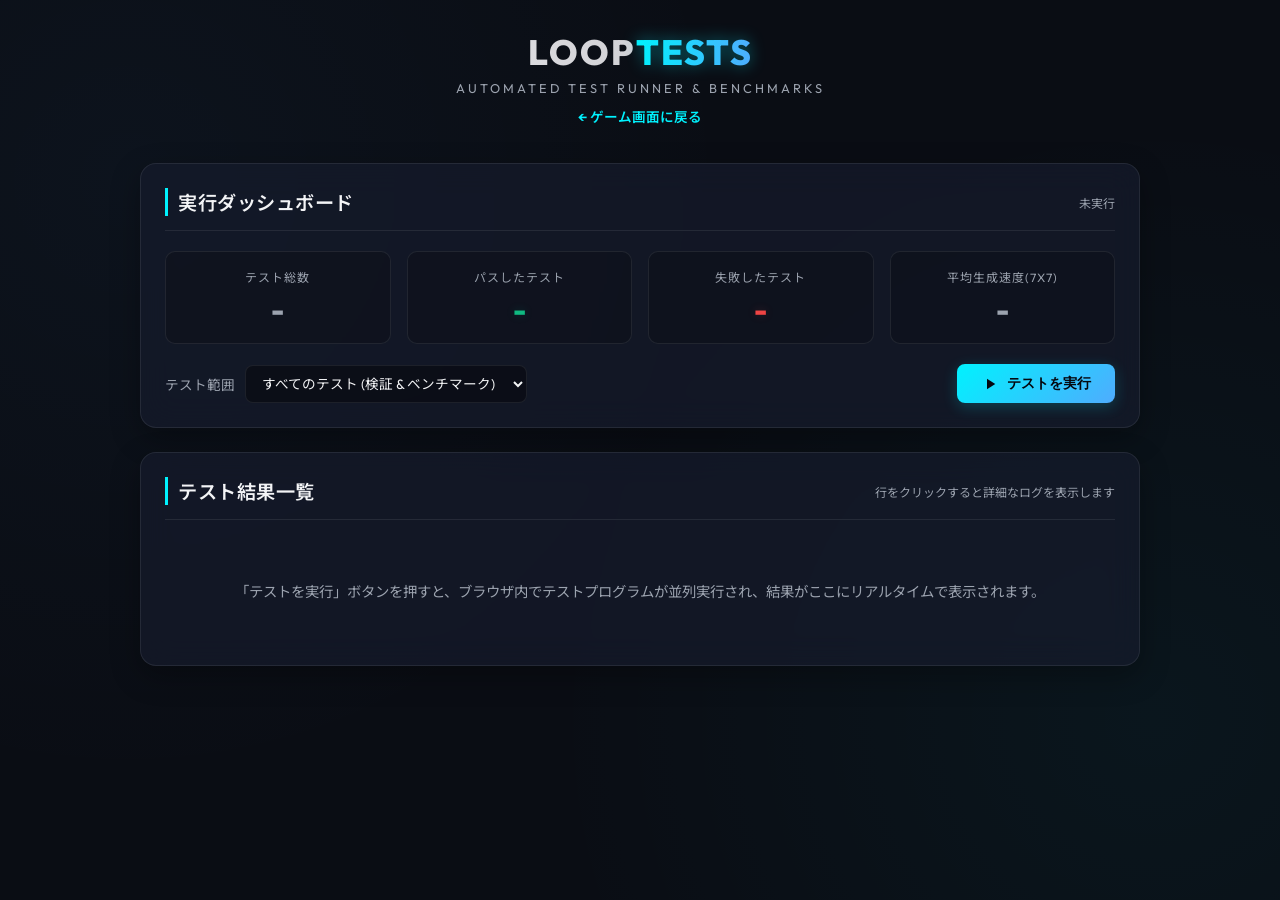
<file: docs/test.html>
<!DOCTYPE html>
<html lang="ja">
<head>
  <meta charset="UTF-8">
  <meta name="viewport" content="width=device-width, initial-scale=1.0">
  <title>LOOPCOURSE - テストスイート & ベンチマーク</title>
  <meta name="description" content="ループコースパズル（LoopCourse）のソルバー・ジェネレータのブラウザ専用自動テスト・パフォーマンス測定ツール">
  <link rel="preconnect" href="https://fonts.googleapis.com">
  <link rel="preconnect" href="https://fonts.gstatic.com" crossorigin>
  <link href="https://fonts.googleapis.com/css2?family=Outfit:wght@300;400;600;800&family=Noto+Sans+JP:wght@300;400;700&display=swap" rel="stylesheet">
  <style>
    /* Neon Dark Theme */
    :root {
      --bg-primary: #0a0d14;
      --bg-secondary: #121824;
      --bg-card: rgba(22, 28, 45, 0.7);
      --border-color: rgba(255, 255, 255, 0.08);
      
      --text-main: #f3f4f6;
      --text-muted: #9ca3af;
      
      --neon-cyan: #00f2fe;
      --neon-blue: #4facfe;
      --neon-green: #10b981;
      --neon-red: #ef4444;
      --neon-amber: #f59e0b;
      
      --font-display: 'Outfit', 'Noto Sans JP', sans-serif;
      --transition-smooth: all 0.3s cubic-bezier(0.4, 0, 0.2, 1);
    }

    * {
      box-sizing: border-box;
      margin: 0;
      padding: 0;
    }

    body {
      background-color: var(--bg-primary);
      color: var(--text-main);
      font-family: var(--font-display);
      min-height: 100vh;
      padding: 30px 15px;
      display: flex;
      justify-content: center;
      align-items: flex-start;
      overflow-y: scroll;
      background-image: 
        radial-gradient(circle at 10% 20%, rgba(79, 172, 254, 0.04) 0%, transparent 45%),
        radial-gradient(circle at 90% 80%, rgba(0, 242, 254, 0.04) 0%, transparent 45%);
    }

    .test-container {
      width: 100%;
      max-width: 1000px;
      display: flex;
      flex-direction: column;
      gap: 24px;
    }

    /* Header */
    .app-header {
      text-align: center;
      margin-bottom: 10px;
    }

    .brand-title {
      font-size: 2.2rem;
      font-weight: 800;
      letter-spacing: 2px;
      margin-bottom: 6px;
      background: linear-gradient(to right, #ffffff, #a1a1aa);
      -webkit-background-clip: text;
      -webkit-text-fill-color: transparent;
    }

    .neon-text {
      background: linear-gradient(to right, var(--neon-cyan), var(--neon-blue));
      -webkit-background-clip: text;
      -webkit-text-fill-color: transparent;
      filter: drop-shadow(0 0 8px rgba(0, 242, 254, 0.4));
    }

    .brand-subtitle {
      color: var(--text-muted);
      font-size: 0.8rem;
      text-transform: uppercase;
      letter-spacing: 3px;
    }

    /* Links */
    .nav-links {
      display: flex;
      justify-content: center;
      gap: 15px;
      margin-top: 10px;
    }

    .nav-link {
      color: var(--neon-cyan);
      text-decoration: none;
      font-size: 0.85rem;
      font-weight: 600;
      transition: var(--transition-smooth);
      border-bottom: 1px dashed transparent;
      padding-bottom: 2px;
    }

    .nav-link:hover {
      color: var(--neon-blue);
      border-color: var(--neon-blue);
      text-shadow: 0 0 8px rgba(79, 172, 254, 0.3);
    }

    /* Control Panel & Dashboards */
    .control-panel, .test-results-panel {
      background: var(--bg-card);
      backdrop-filter: blur(16px);
      -webkit-backdrop-filter: blur(16px);
      border: 1px solid var(--border-color);
      border-radius: 16px;
      padding: 24px;
      box-shadow: 0 10px 30px rgba(0, 0, 0, 0.3);
    }

    .panel-header {
      display: flex;
      justify-content: space-between;
      align-items: center;
      border-bottom: 1px solid var(--border-color);
      padding-bottom: 14px;
      margin-bottom: 20px;
    }

    .panel-header h2 {
      font-size: 1.2rem;
      font-weight: 600;
      border-left: 3px solid var(--neon-cyan);
      padding-left: 10px;
      letter-spacing: 0.5px;
    }

    .dashboard {
      display: grid;
      grid-template-columns: repeat(auto-fit, minmax(180px, 1fr));
      gap: 16px;
      margin-bottom: 20px;
    }

    .metric-card {
      background: rgba(10, 13, 20, 0.4);
      border: 1px solid var(--border-color);
      border-radius: 10px;
      padding: 16px;
      display: flex;
      flex-direction: column;
      align-items: center;
      justify-content: center;
      transition: var(--transition-smooth);
    }

    .metric-card:hover {
      border-color: rgba(255, 255, 255, 0.12);
    }

    .metric-label {
      font-size: 0.75rem;
      color: var(--text-muted);
      text-transform: uppercase;
      letter-spacing: 1px;
      margin-bottom: 6px;
    }

    .metric-value {
      font-size: 1.8rem;
      font-weight: 800;
      color: var(--text-main);
    }

    .metric-value.pass {
      color: var(--neon-green);
      text-shadow: 0 0 10px rgba(16, 185, 129, 0.2);
    }

    .metric-value.fail {
      color: var(--neon-red);
      text-shadow: 0 0 10px rgba(239, 68, 68, 0.2);
    }

    .metric-value.pending {
      color: var(--text-muted);
    }

    /* Progress Bar */
    .progress-container {
      width: 100%;
      height: 6px;
      background: rgba(255, 255, 255, 0.05);
      border-radius: 3px;
      overflow: hidden;
      margin-bottom: 20px;
      display: none;
    }

    .progress-bar {
      width: 0%;
      height: 100%;
      background: linear-gradient(to right, var(--neon-cyan), var(--neon-blue));
      border-radius: 3px;
      box-shadow: 0 0 8px var(--neon-cyan);
      transition: width 0.1s ease;
    }

    /* Actions and Selection */
    .action-row {
      display: flex;
      flex-wrap: wrap;
      justify-content: space-between;
      align-items: center;
      gap: 15px;
    }

    .selector-group {
      display: flex;
      align-items: center;
      gap: 10px;
    }

    .selector-group label {
      font-size: 0.85rem;
      color: var(--text-muted);
    }

    select {
      background: rgba(10, 13, 20, 0.8);
      border: 1px solid var(--border-color);
      color: var(--text-main);
      padding: 8px 12px;
      border-radius: 8px;
      font-size: 0.85rem;
      font-family: inherit;
      outline: none;
      cursor: pointer;
      transition: var(--transition-smooth);
    }

    select:focus {
      border-color: var(--neon-cyan);
    }

    .btn-run {
      background: linear-gradient(135deg, var(--neon-cyan) 0%, var(--neon-blue) 100%);
      color: #04080f;
      border: none;
      padding: 10px 24px;
      font-weight: 700;
      font-size: 0.9rem;
      border-radius: 8px;
      cursor: pointer;
      transition: var(--transition-smooth);
      box-shadow: 0 4px 15px rgba(0, 242, 254, 0.2);
      display: flex;
      align-items: center;
      gap: 8px;
    }

    .btn-run:hover:not(:disabled) {
      transform: translateY(-1px);
      box-shadow: 0 6px 20px rgba(0, 242, 254, 0.4);
      filter: brightness(1.05);
    }

    .btn-run:disabled {
      opacity: 0.5;
      cursor: not-allowed;
      box-shadow: none;
    }

    /* Test Results UI */
    .test-category-group {
      margin-bottom: 24px;
    }

    .test-category-group:last-child {
      margin-bottom: 0;
    }

    .category-title {
      font-size: 0.9rem;
      color: var(--text-muted);
      text-transform: uppercase;
      letter-spacing: 2px;
      margin-bottom: 12px;
      display: flex;
      align-items: center;
      gap: 8px;
      border-bottom: 1px solid rgba(255, 255, 255, 0.05);
      padding-bottom: 6px;
    }

    .category-title span {
      background: rgba(255, 255, 255, 0.05);
      font-size: 0.7rem;
      padding: 2px 6px;
      border-radius: 10px;
      font-weight: normal;
      letter-spacing: 0;
      text-transform: none;
    }

    .test-list {
      display: flex;
      flex-direction: column;
      gap: 10px;
    }

    .test-row {
      background: rgba(10, 13, 20, 0.3);
      border: 1px solid var(--border-color);
      border-radius: 8px;
      padding: 12px 16px;
      display: flex;
      flex-direction: column;
      gap: 8px;
      cursor: pointer;
      transition: var(--transition-smooth);
    }

    .test-row:hover {
      border-color: rgba(255, 255, 255, 0.12);
      background: rgba(10, 13, 20, 0.45);
    }

    .test-row-main {
      display: flex;
      align-items: center;
      justify-content: space-between;
      gap: 15px;
    }

    .test-identity {
      display: flex;
      align-items: center;
      gap: 12px;
    }

    .badge-status {
      width: 22px;
      height: 22px;
      border-radius: 50%;
      display: flex;
      align-items: center;
      justify-content: center;
      font-size: 0.75rem;
      font-weight: bold;
    }

    .badge-status.pass {
      background: rgba(16, 185, 129, 0.1);
      border: 1px solid var(--neon-green);
      color: var(--neon-green);
      box-shadow: 0 0 6px rgba(16, 185, 129, 0.2);
    }

    .badge-status.fail {
      background: rgba(239, 68, 68, 0.1);
      border: 1px solid var(--neon-red);
      color: var(--neon-red);
      box-shadow: 0 0 6px rgba(239, 68, 68, 0.2);
    }

    .badge-status.pending {
      background: rgba(255, 255, 255, 0.05);
      border: 1px solid var(--text-muted);
      color: var(--text-muted);
    }

    .badge-status.running {
      background: rgba(245, 158, 11, 0.1);
      border: 1px solid var(--neon-amber);
      color: var(--neon-amber);
      box-shadow: 0 0 6px rgba(245, 158, 11, 0.2);
      animation: pulse-slow 1s infinite alternate;
    }

    @keyframes pulse-slow {
      100% { filter: brightness(1.2); box-shadow: 0 0 10px var(--neon-amber); }
    }

    .test-name {
      font-size: 0.95rem;
      font-weight: 600;
      color: var(--text-main);
    }

    .test-duration {
      font-size: 0.8rem;
      color: var(--text-muted);
      font-family: monospace;
    }

    /* Test Detailed logs */
    .test-logs {
      display: none;
      background: rgba(5, 8, 12, 0.6);
      border: 1px solid rgba(255, 255, 255, 0.05);
      border-radius: 6px;
      padding: 12px;
      margin-top: 4px;
      font-family: 'Outfit', monospace;
      font-size: 0.8rem;
      line-height: 1.5;
      color: var(--text-muted);
      overflow-x: auto;
      white-space: pre-wrap;
    }

    .test-logs.visible {
      display: block;
    }

    .log-line.info {
      color: var(--text-muted);
    }

    .log-line.success {
      color: var(--neon-green);
    }

    .log-line.error {
      color: var(--neon-red);
      font-weight: 600;
    }

    .log-line.warning {
      color: var(--neon-amber);
    }

    /* Empty state */
    .empty-state {
      text-align: center;
      padding: 40px 20px;
      color: var(--text-muted);
      font-size: 0.9rem;
    }

    /* Loader icon */
    .loader-icon {
      animation: spin 1s linear infinite;
    }

    @keyframes spin {
      100% { transform: rotate(360deg); }
    }
  </style>
</head>
<body>
  <div class="test-container">
    <header class="app-header">
      <h1 class="brand-title">LOOP<span class="neon-text">TESTS</span></h1>
      <p class="brand-subtitle">Automated Test Runner & Benchmarks</p>
      <div class="nav-links">
        <a href="index.html" class="nav-link">← ゲーム画面に戻る</a>
      </div>
    </header>

    <!-- Top Dashboards / Metrics -->
    <section class="control-panel">
      <div class="panel-header">
        <h2>実行ダッシュボード</h2>
        <span id="status-badge" style="font-size: 0.75rem; color: var(--text-muted);">未実行</span>
      </div>

      <div class="dashboard">
        <div class="metric-card">
          <span class="metric-label">テスト総数</span>
          <span id="metric-total" class="metric-value pending">-</span>
        </div>
        <div class="metric-card">
          <span class="metric-label">パスしたテスト</span>
          <span id="metric-pass" class="metric-value pass">-</span>
        </div>
        <div class="metric-card">
          <span class="metric-label">失敗したテスト</span>
          <span id="metric-fail" class="metric-value fail">-</span>
        </div>
        <div class="metric-card">
          <span class="metric-label">平均生成速度(7x7)</span>
          <span id="metric-bench" class="metric-value pending">-</span>
        </div>
      </div>

      <!-- Animated neon progress bar -->
      <div id="test-progress" class="progress-container">
        <div id="test-progress-bar" class="progress-bar"></div>
      </div>

      <!-- Select scope & Run button -->
      <div class="action-row">
        <div class="selector-group">
          <label for="select-scope">テスト範囲</label>
          <select id="select-scope">
            <option value="all">すべてのテスト (検証 & ベンチマーク)</option>
            <option value="solver">ソルバー論理推論 (検証のみ)</option>
            <option value="generator">ジェネレータ生成 (検証のみ)</option>
            <option value="benchmark">パフォーマンスベンチマーク</option>
          </select>
        </div>
        
        <button id="btn-run-tests" class="btn-run ripple">
          <svg viewBox="0 0 24 24" width="18" height="18" fill="currentColor">
            <path d="M8 5v14l11-7z"/>
          </svg>
          <span>テストを実行</span>
        </button>
      </div>
    </section>

    <!-- Test Results Panel -->
    <section class="test-results-panel">
      <div class="panel-header">
        <h2>テスト結果一覧</h2>
        <span style="font-size: 0.75rem; color: var(--text-muted);">行をクリックすると詳細なログを表示します</span>
      </div>

      <!-- List of tests populated dynamically -->
      <div id="test-results-body">
        <div class="empty-state">
          「テストを実行」ボタンを押すと、ブラウザ内でテストプログラムが並列実行され、結果がここにリアルタイムで表示されます。
        </div>
      </div>
    </section>
  </div>

  <!-- Load files sequentially -->
  <script src="js/loopcourse.js?v=20260624_v40"></script>
  <script src="js/solver.js?v=20260624_v40"></script>
  <script src="js/hint-solver.js?v=20260624_v40"></script>
  <script src="js/generator.js?v=20260624_v40"></script>
  <script src="js/test_suite.js?v=20260624_v40"></script>
</body>
</html>
</file>
<file: docs/style.css>
/* Global Reset & Theme Variables */
:root {
  --bg-primary: #0a0d14;
  --bg-secondary: #121824;
  --bg-card: rgba(22, 28, 45, 0.7);
  --border-color: rgba(255, 255, 255, 0.08);
  
  --text-main: #f3f4f6;
  --text-muted: #9ca3af;
  
  --neon-cyan: #00f2fe;
  --neon-blue: #4facfe;
  --neon-green: #10b981;
  --neon-red: #ef4444;
  --neon-amber: #f59e0b;
  
  --font-display: 'Outfit', 'Noto Sans JP', sans-serif;
  --shadow-neon: 0 0 10px rgba(0, 242, 254, 0.6), 0 0 20px rgba(0, 242, 254, 0.2);
  --shadow-green: 0 0 12px rgba(16, 185, 129, 0.5);
  --shadow-red: 0 0 12px rgba(239, 68, 68, 0.5);
  
  --transition-smooth: all 0.3s cubic-bezier(0.4, 0, 0.2, 1);
}

* {
  box-sizing: border-box;
  margin: 0;
  padding: 0;
}

body {
  background-color: var(--bg-primary);
  color: var(--text-main);
  font-family: var(--font-display);
  min-height: 100vh;
  display: flex;
  justify-content: center;
  align-items: center;
  overflow-x: hidden;
  background-image: 
    radial-gradient(circle at 10% 20%, rgba(79, 172, 254, 0.05) 0%, transparent 40%),
    radial-gradient(circle at 90% 80%, rgba(0, 242, 254, 0.05) 0%, transparent 40%);
}

/* App Container */
.app-container {
  width: 100%;
  max-width: 1750px;
  padding: 24px;
  display: flex;
  flex-direction: column;
  gap: 24px;
}

/* Header */
.app-header {
  text-align: center;
}

.brand-title {
  font-size: 2.5rem;
  font-weight: 800;
  letter-spacing: 2px;
  margin-bottom: 4px;
  background: linear-gradient(to right, #ffffff, #a1a1aa);
  -webkit-background-clip: text;
  -webkit-text-fill-color: transparent;
}

.neon-text {
  background: linear-gradient(to right, var(--neon-cyan), var(--neon-blue));
  -webkit-background-clip: text;
  -webkit-text-fill-color: transparent;
  filter: drop-shadow(0 0 8px rgba(0, 242, 254, 0.5));
}

.brand-subtitle {
  color: var(--text-muted);
  font-size: 0.85rem;
  text-transform: uppercase;
  letter-spacing: 4px;
}

/* Main Layout Grid */
.game-layout {
  display: grid;
  grid-template-columns: 340px minmax(0, 1fr);
  gap: 24px;
  align-items: start;
}

/* Glassmorphism Panels */
.control-panel, .board-area {
  background: var(--bg-card);
  border: 1px solid var(--border-color);
  border-radius: 16px;
  padding: 24px;
  box-shadow: 0 10px 30px rgba(0, 0, 0, 0.3);
}

.control-panel {
  display: flex;
  flex-direction: column;
  gap: 24px;
}

.panel-section h2 {
  font-size: 1.1rem;
  font-weight: 600;
  margin-bottom: 16px;
  border-left: 3px solid var(--neon-cyan);
  padding-left: 10px;
  color: var(--text-main);
  letter-spacing: 0.5px;
}

/* Forms & Buttons */
.control-group {
  margin-bottom: 16px;
  display: flex;
  flex-direction: column;
  gap: 8px;
}

.control-group label {
  font-size: 0.8rem;
  color: var(--text-muted);
  text-transform: uppercase;
  letter-spacing: 1px;
}

select {
  background: rgba(18, 24, 36, 0.8);
  border: 1px solid var(--border-color);
  color: var(--text-main);
  padding: 10px 14px;
  border-radius: 8px;
  font-size: 0.9rem;
  font-family: inherit;
  outline: none;
  cursor: pointer;
  transition: var(--transition-smooth);
}

select:focus {
  border-color: var(--neon-cyan);
  box-shadow: 0 0 0 2px rgba(0, 242, 254, 0.2);
}

.primary-btn {
  width: 100%;
  background: linear-gradient(135deg, var(--neon-cyan) 0%, var(--neon-blue) 100%);
  color: #04080f;
  border: none;
  padding: 14px;
  font-weight: 700;
  font-size: 0.95rem;
  border-radius: 8px;
  cursor: pointer;
  transition: var(--transition-smooth);
  box-shadow: 0 4px 15px rgba(0, 242, 254, 0.3);
}

.primary-btn:hover {
  transform: translateY(-2px);
  box-shadow: 0 6px 20px rgba(0, 242, 254, 0.5);
  filter: brightness(1.05);
}

.primary-btn:active {
  transform: translateY(0);
}

/* Help Section rules */
.help-section ul {
  list-style: none;
  display: flex;
  flex-direction: column;
  gap: 12px;
  font-size: 0.85rem;
  line-height: 1.6;
  color: var(--text-muted);
}

.help-section strong {
  color: var(--text-main);
}

.shortcut-badge {
  background: rgba(255, 255, 255, 0.08);
  border: 1px solid rgba(255, 255, 255, 0.12);
  padding: 2px 6px;
  border-radius: 4px;
  font-size: 0.75rem;
  font-family: monospace;
  color: var(--text-main);
}

/* Board Area (Right Column) */
.board-area {
  display: flex;
  flex-direction: column;
  align-items: center;
  gap: 20px;
  min-height: 520px;
}

/* Game HUD */
.game-hud {
  width: 100%;
  display: flex;
  justify-content: space-between;
  align-items: center;
  background: rgba(10, 13, 20, 0.5);
  border-radius: 10px;
  padding: 12px 18px;
  border: 1px solid var(--border-color);
}

.hud-item {
  display: flex;
  align-items: center;
  gap: 8px;
}

.status-item {
  font-size: 0.85rem;
  color: var(--text-muted);
  flex: 1;
  min-width: 0;
}

.status-item.loading {
  color: var(--neon-amber);
}

#status-text.status-blink {
  display: inline-block;
  animation: status-pulse-blink 1.2s ease-in-out infinite;
  color: var(--neon-cyan) !important;
  font-weight: 600;
  text-shadow: 0 0 8px rgba(0, 242, 254, 0.6);
}

@keyframes status-pulse-blink {
  0%, 100% {
    opacity: 1;
    text-shadow: 0 0 6px rgba(0, 242, 254, 0.5);
  }
  50% {
    opacity: 1;
    text-shadow: 0 0 18px rgba(0, 242, 254, 1.0), 0 0 28px rgba(0, 242, 254, 0.6);
  }
}

.timer-item {
  font-size: 1.1rem;
  font-weight: 600;
  color: var(--neon-cyan);
  font-variant-numeric: tabular-nums;
  background: rgba(0, 242, 254, 0.05);
  padding: 4px 12px;
  border-radius: 6px;
  border: 1px solid rgba(0, 242, 254, 0.15);
}

.icon-timer {
  animation: rotate-soft 10s linear infinite;
}

@keyframes rotate-soft {
  100% { transform: rotate(360deg); }
}

/* SVG Grid Board Styles */
.svg-container {
  display: flex;
  justify-content: center;
  align-items: center;
  background: rgba(10, 13, 20, 0.3);
  border-radius: 12px;
  border: 1px solid rgba(255, 255, 255, 0.04);
  padding: 10px;
  overflow: hidden; /* Prevent scrollbars and clip zoomed SVG */
  position: relative;
  width: 100%;
  max-width: 100%;
  height: calc(100vh - 280px); /* Taller dynamic height on PC to utilize screen space */
  min-height: 500px;
  max-height: 1000px; /* Expanded limit on PC */
  touch-action: none; /* Disable default browser touch actions in container */
}

#game-svg {
  position: absolute;
  left: 0;
  top: 0;
  display: block;
  user-select: none;
  -webkit-user-select: none;
  cursor: default;
  transform-origin: 0 0; /* Important for scaling/positioning from top-left */
  touch-action: none; /* Disable default browser touch actions on SVG */
}

/* Grid Dots */
.grid-dot {
  fill: #4b5563;
}

/* Grid Cell Clue Groups */
.cell-clue-group {
}

.cell-bg {
  fill: transparent;
}

.clue-text {
  fill: #e5e7eb;
  font-size: 19px;
  font-weight: 800;
  user-select: none;
  pointer-events: none;
}

/* Satisfied/Error Clue Visual States */
.cell-clue-group.clue-satisfied .cell-bg {
  fill: rgba(16, 185, 129, 0.08);
}
.cell-clue-group.clue-satisfied .clue-text {
  fill: var(--neon-green);
}

.cell-clue-group.bg-color-a .cell-bg {
  fill: rgba(0, 150, 255, 0.22);
}
.cell-clue-group.bg-color-b .cell-bg {
  fill: rgba(239, 68, 68, 0.22);
}

.cell-clue-group.clue-error .cell-bg {
  fill: rgba(239, 68, 68, 0.08);
}
.cell-clue-group.clue-error .clue-text {
  fill: var(--neon-red);
}

/* Grid Lines (Edges) */
.grid-line {
  stroke: #1f2937;
  stroke-width: 3.5;
  stroke-linecap: round;
  pointer-events: none;
}

/* Wide clickable overlay hitbox */
.edge-hitbox {
  stroke: transparent;
  stroke-width: 16;
  stroke-linecap: round;
  cursor: pointer;
  pointer-events: stroke;
}

/* Edge UI states */
.edge-group.state-empty:hover .grid-line {
  stroke: #4b5563;
  stroke-width: 4;
}

.edge-group.state-line .grid-line {
  stroke: var(--neon-cyan);
  stroke-width: 4.5;
}

/* Cross Marks */
.cross-mark {
  opacity: 0;
  transform: scale(0.6);
  transform-origin: center;
  pointer-events: none;
}

.cross-mark line {
  stroke: #f87171;
  stroke-width: 2.2;
}

.edge-group.state-cross .cross-mark {
  opacity: 1;
  transform: scale(1);
}

.edge-group.state-cross .grid-line {
  stroke: rgba(255, 255, 255, 0.02); /* keep visible hidden background */
}

/* Action Toolbar (Bottom) */
.action-toolbar {
  width: 100%;
  display: flex;
  justify-content: center;
  align-items: center;
  gap: 16px;
  background: rgba(10, 13, 20, 0.5);
  border: 1px solid var(--border-color);
  padding: 12px 18px;
  border-radius: 12px;
}

.tool-group, .history-group {
  display: flex;
  gap: 10px;
}

.divider {
  width: 1px;
  height: 32px;
  background: rgba(255, 255, 255, 0.08);
}

.tool-btn, .action-btn {
  background: rgba(255, 255, 255, 0.03);
  border: 1px solid var(--border-color);
  color: var(--text-main);
  padding: 10px 16px;
  border-radius: 8px;
  display: flex;
  align-items: center;
  gap: 8px;
  font-size: 0.85rem;
  font-weight: 600;
  cursor: pointer;
  transition: var(--transition-smooth);
}

.tool-btn:hover, .action-btn:not(:disabled):hover {
  background: rgba(255, 255, 255, 0.08);
  border-color: rgba(255, 255, 255, 0.2);
  transform: translateY(-1px);
}

.tool-btn.active, .action-btn.active {
  background: rgba(0, 242, 254, 0.1) !important;
  border-color: var(--neon-cyan) !important;
  color: var(--neon-cyan) !important;
  box-shadow: 0 0 10px rgba(0, 242, 254, 0.15) !important;
}

.action-btn:disabled {
  opacity: 0.3;
  cursor: not-allowed;
  transform: none;
}

.action-btn.danger:hover {
  background: rgba(239, 68, 68, 0.12);
  border-color: var(--neon-red);
  color: #fca5a5;
}

/* Victory Modal Styles */
.modal-overlay {
  position: fixed;
  top: 0;
  left: 0;
  width: 100vw;
  height: 100vh;
  background: rgba(5, 8, 15, 0.85);
  display: flex;
  justify-content: center;
  align-items: center;
  z-index: 1000;
  opacity: 0;
  pointer-events: none;
  transition: opacity 0.4s ease;
}

.modal-overlay.active {
  opacity: 1;
  pointer-events: all;
}

.modal-content {
  background: #111827;
  border: 1px solid rgba(0, 242, 254, 0.3);
  border-radius: 20px;
  padding: 40px;
  width: 90%;
  max-width: 440px;
  text-align: center;
  box-shadow: 0 20px 50px rgba(0, 242, 254, 0.15);
  transform: translateY(30px) scale(0.95);
  transition: transform 0.4s cubic-bezier(0.34, 1.56, 0.64, 1);
}

.modal-overlay.active .modal-content {
  transform: translateY(0) scale(1);
}

.victory-trophy {
  font-size: 4rem;
  margin-bottom: 16px;
  animation: bounce-loop 2s infinite ease-in-out;
}

@keyframes bounce-loop {
  0%, 100% { transform: translateY(0); }
  50% { transform: translateY(-10px); }
}

.modal-content h2 {
  font-size: 1.8rem;
  font-weight: 800;
  margin-bottom: 8px;
  background: linear-gradient(135deg, #ffffff 0%, var(--neon-cyan) 100%);
  -webkit-background-clip: text;
  -webkit-text-fill-color: transparent;
}

.modal-content p {
  color: var(--text-muted);
  font-size: 0.9rem;
  margin-bottom: 24px;
}

.result-stats {
  display: flex;
  justify-content: center;
  margin-bottom: 30px;
}

.stat-card {
  background: rgba(255, 255, 255, 0.03);
  border: 1px solid rgba(255, 255, 255, 0.06);
  border-radius: 12px;
  padding: 16px 24px;
  display: flex;
  flex-direction: column;
  align-items: center;
  min-width: 160px;
}

.stat-label {
  font-size: 0.75rem;
  color: var(--text-muted);
  text-transform: uppercase;
  letter-spacing: 1px;
  margin-bottom: 4px;
}

.stat-value {
  font-size: 1.8rem;
  font-weight: 800;
  color: var(--neon-cyan);
}

/* Success Wave Animation */
@keyframes win-wave {
  0% {
    transform: translateY(0);
  }
  50% {
    transform: translateY(-8px);
    stroke-width: 7;
    filter: drop-shadow(0 0 15px rgba(0, 242, 254, 1)) brightness(1.2);
  }
  100% {
    transform: translateY(0);
  }
}

/* Responsive Rules */
@media (max-width: 900px) {
  .game-layout {
    grid-template-columns: minmax(0, 1fr);
  }
  
  .control-panel {
    order: 2;
  }
  
  .board-area {
    order: 1;
    min-height: auto;
  }

  .svg-container {
    height: 58vh;
    min-height: 320px;
    max-height: 500px;
  }
  
  .action-toolbar {
    flex-direction: column;
    align-items: stretch;
    gap: 12px;
  }
  
  .divider {
    display: none;
  }
  
  .tool-group, .history-group {
    justify-content: center;
    flex-wrap: wrap;
    gap: 10px;
  }
}

/* Golden Neon Hint Animation */
.edge-group.hint-pulse .grid-line {
  stroke: var(--neon-amber) !important;
  stroke-width: 6.5px !important;
  filter: drop-shadow(0 0 10px var(--neon-amber)) !important;
  animation: hint-glow-pulse 0.8s ease-in-out 2 alternate !important;
}

@keyframes hint-glow-pulse {
  0% {
    filter: drop-shadow(0 0 4px var(--neon-amber));
    stroke-width: 5px;
  }
  100% {
    filter: drop-shadow(0 0 15px var(--neon-amber)) drop-shadow(0 0 25px rgba(245, 158, 11, 0.4));
    stroke-width: 8px;
  }
}

/* Red Neon Error Hint Animation */
.edge-group.error-pulse .grid-line {
  stroke: var(--neon-red) !important;
  stroke-width: 6.5px !important;
  filter: drop-shadow(0 0 10px var(--neon-red)) !important;
  animation: error-glow-pulse 0.8s ease-in-out 2 alternate !important;
}

@keyframes error-glow-pulse {
  0% {
    filter: drop-shadow(0 0 4px var(--neon-red));
    stroke-width: 5px;
  }
  100% {
    filter: drop-shadow(0 0 15px var(--neon-red)) drop-shadow(0 0 25px rgba(239, 68, 68, 0.4));
    stroke-width: 8px;
  }
}

/* Mobile Screens (Under 480px) Optimization */
@media (max-width: 480px) {
  .app-container {
    padding: 12px;
    gap: 16px;
  }
  
  .control-panel, .board-area {
    padding: 16px;
    gap: 16px;
  }
  
  .brand-title {
    font-size: 2rem;
  }
  
  .brand-subtitle {
    font-size: 0.75rem;
    letter-spacing: 2px;
  }
  
  /* Hide button text on small screens to display icons compactly */
  .tool-btn span, .action-btn span {
    display: none;
  }
  
  .tool-btn, .action-btn {
    padding: 10px;
    justify-content: center;
    min-width: 42px;
    height: 42px;
  }
  
  .tool-group, .history-group {
    gap: 8px;
    width: 100%;
    justify-content: center;
    flex-wrap: wrap;
  }
  
  .action-toolbar {
    padding: 10px;
    gap: 10px;
  }
  
  .game-hud {
    padding: 8px 12px;
  }
  
  .status-item {
    font-size: 0.8rem;
  }
  
  .timer-item {
    font-size: 0.95rem;
    padding: 2px 8px;
  }
  
  .modal-content {
    padding: 24px;
  }
  
  .modal-content h2 {
    font-size: 1.5rem;
  }
}

/* Engine indicator badge in status bar */
.engine-indicator {
  display: inline-flex;
  align-items: center;
  padding: 2px 8px;
  border-radius: 4px;
  font-size: 0.75rem;
  font-weight: 700;
  text-transform: uppercase;
  margin: 0 4px;
  border: 1px solid transparent;
}

.wasm-engine {
  background: rgba(0, 242, 254, 0.1);
  color: var(--neon-cyan);
  border-color: rgba(0, 242, 254, 0.3);
  box-shadow: 0 0 8px rgba(0, 242, 254, 0.2);
}

.js-engine {
  background: rgba(245, 158, 11, 0.1);
  color: var(--neon-amber);
  border-color: rgba(245, 158, 11, 0.3);
  box-shadow: 0 0 8px rgba(245, 158, 11, 0.2);
}

/* PC Screens Layout Optimization (Minimizing margins and gaps) */
@media (min-width: 901px) {
  .app-container {
    padding: 16px 24px;
    gap: 16px;
  }
  
  .control-panel, .board-area {
    padding: 16px 20px;
  }
  
  .control-panel {
    gap: 20px;
  }
  
  .board-area {
    gap: 16px;
  }
  
  .brand-title {
    font-size: 2.2rem;
    margin-bottom: 2px;
  }
  
  .brand-subtitle {
    font-size: 0.8rem;
    letter-spacing: 3px;
  }
}
</file>
